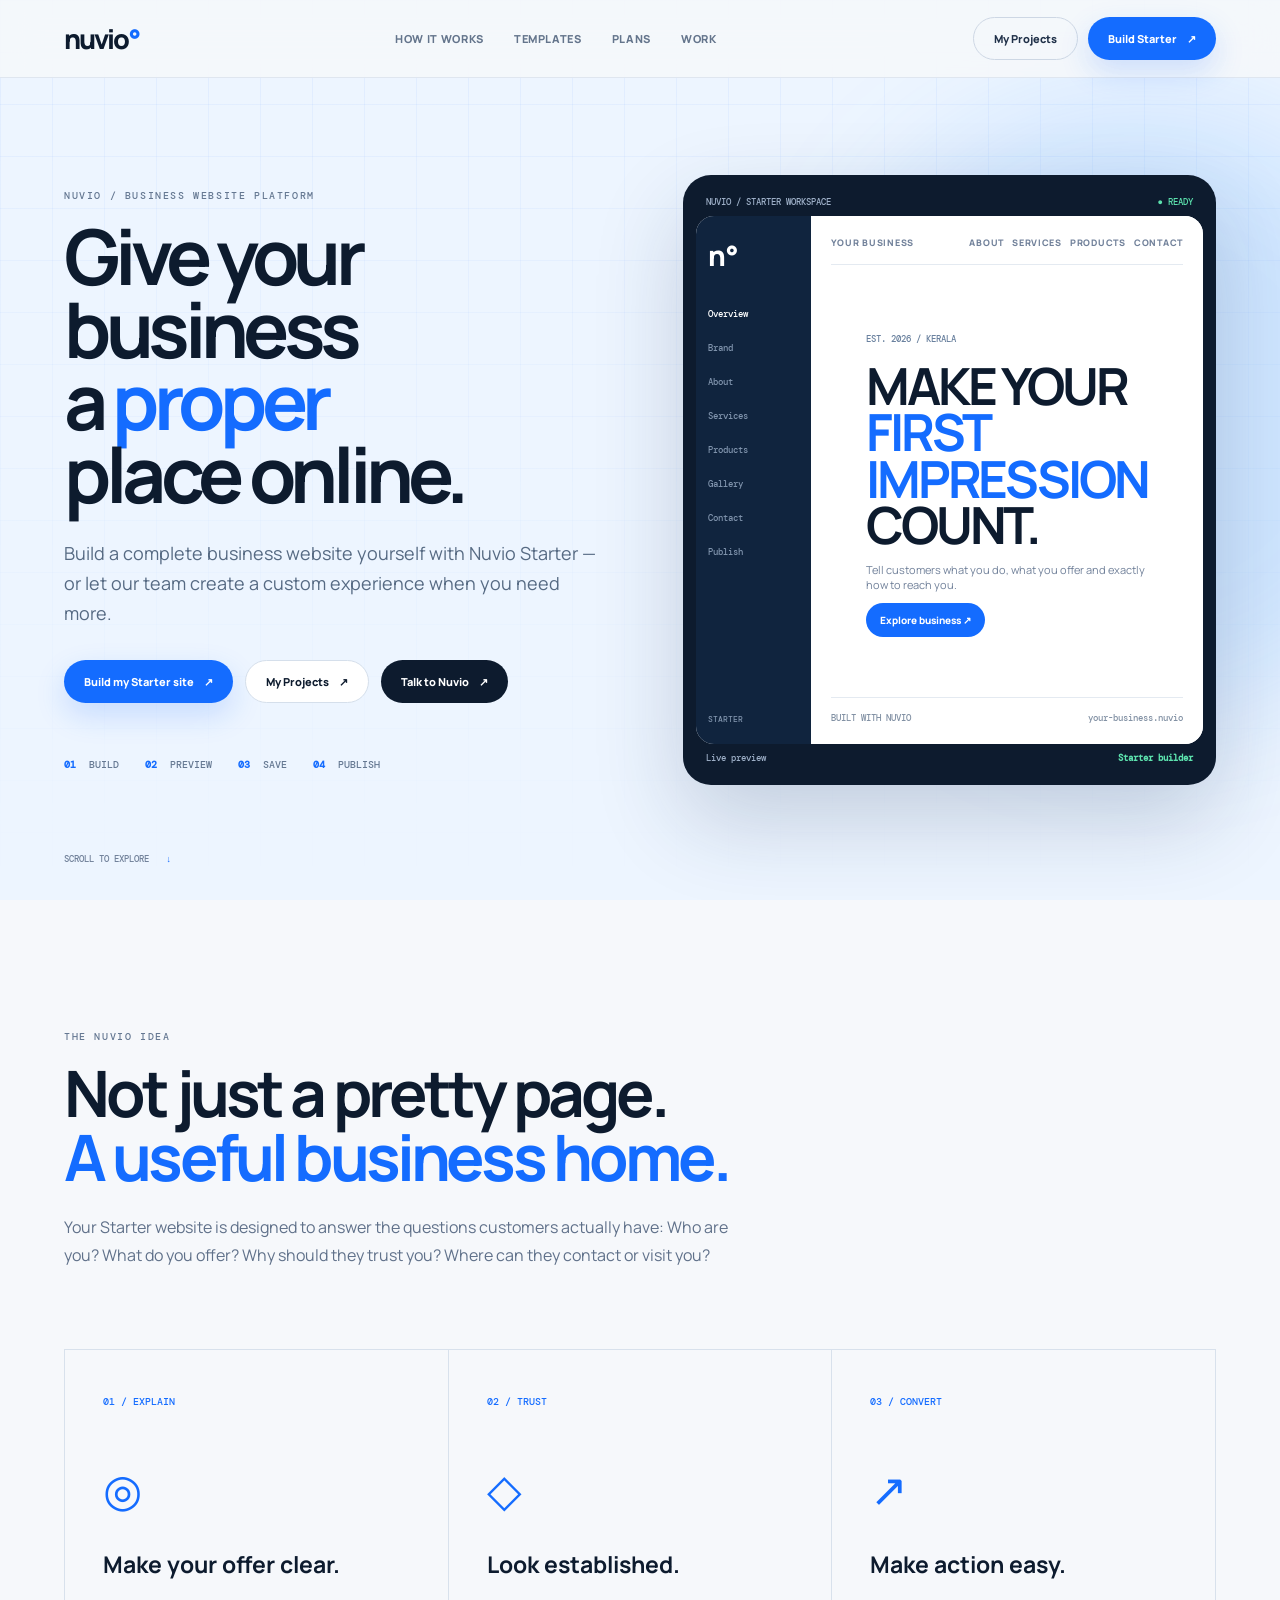
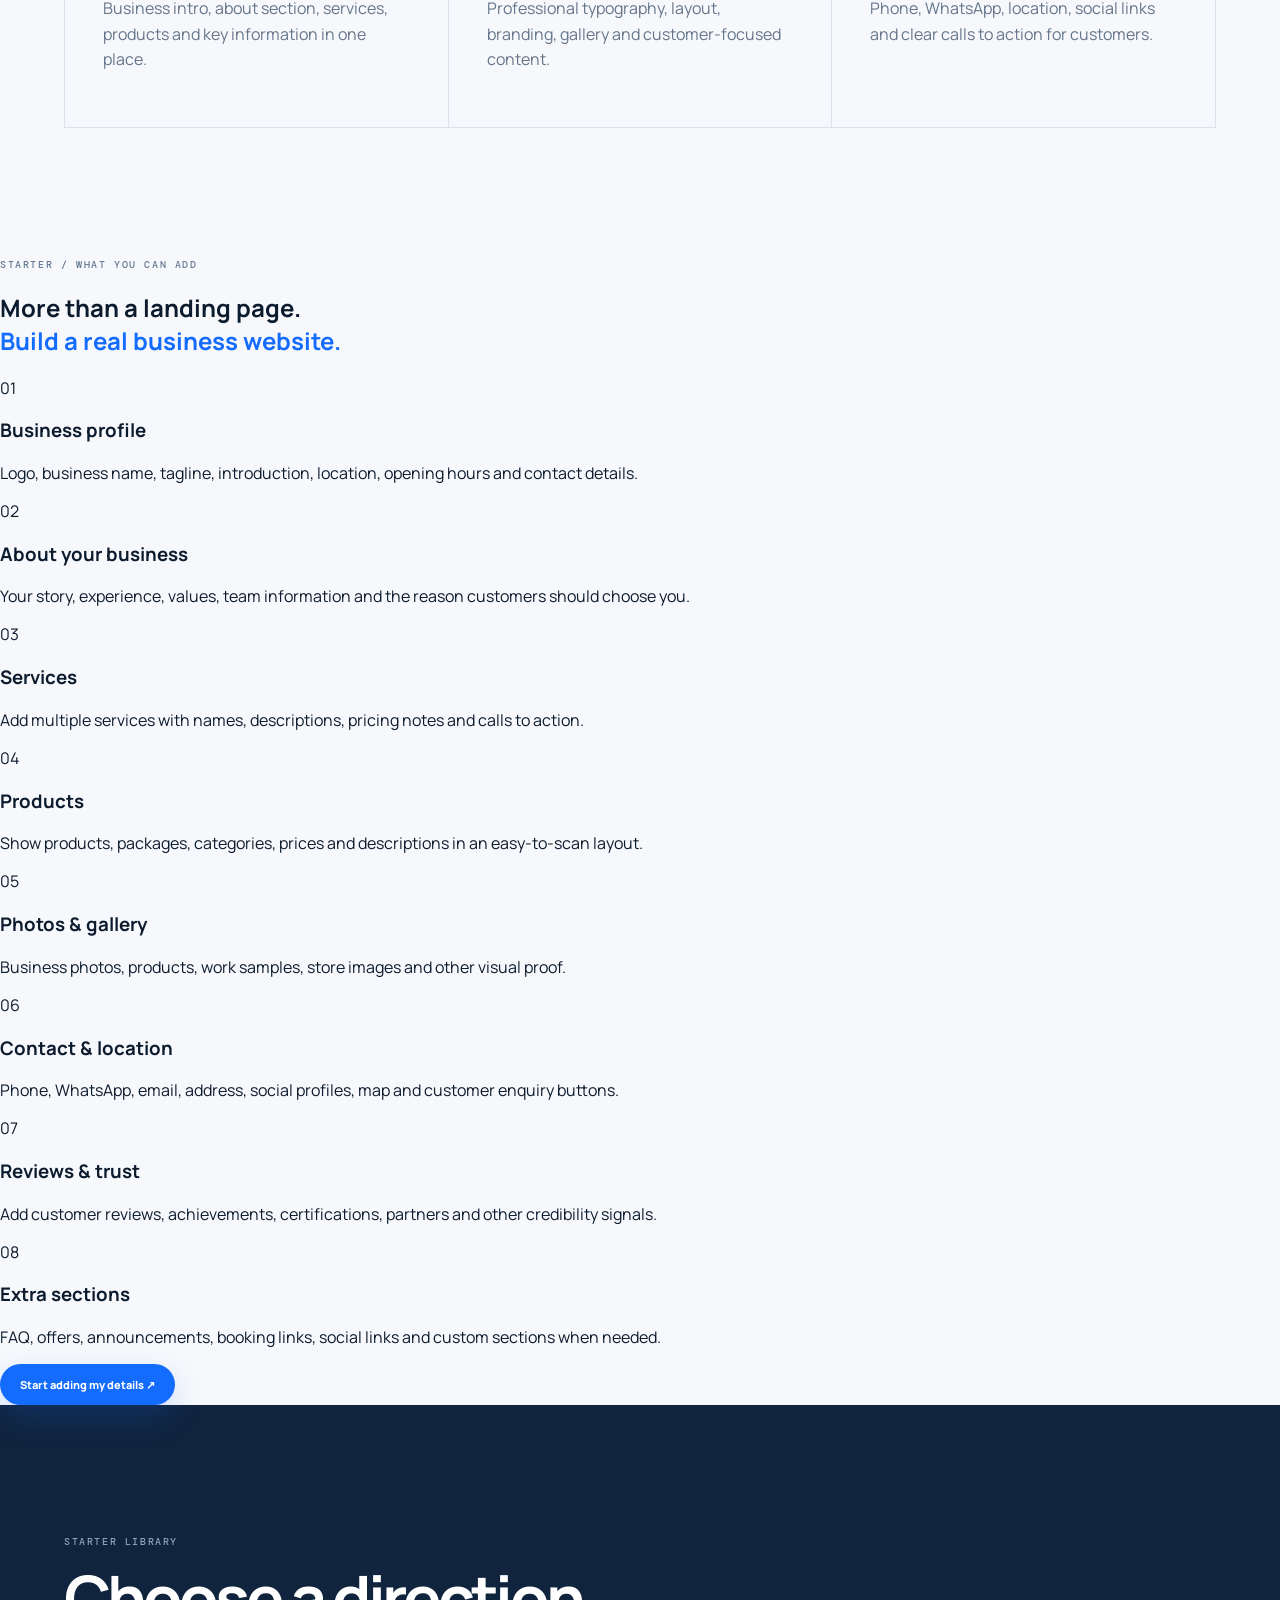
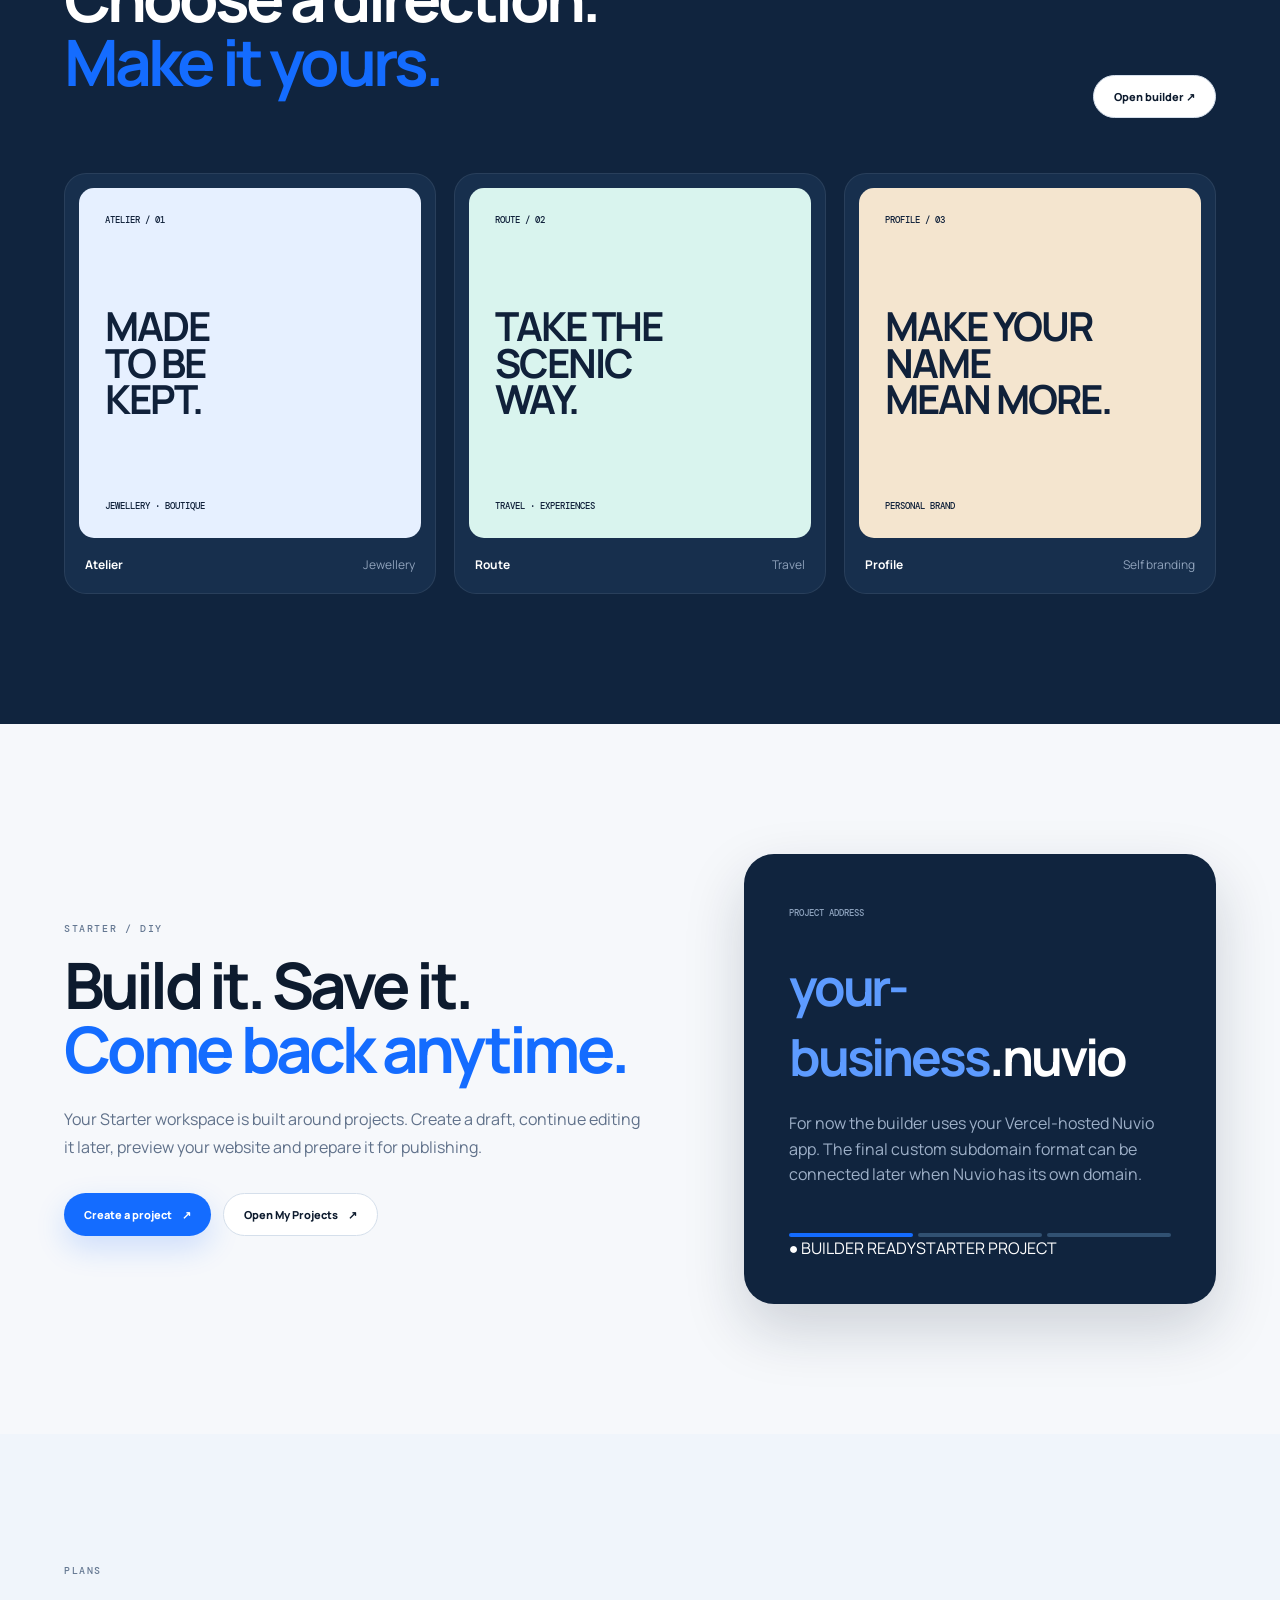
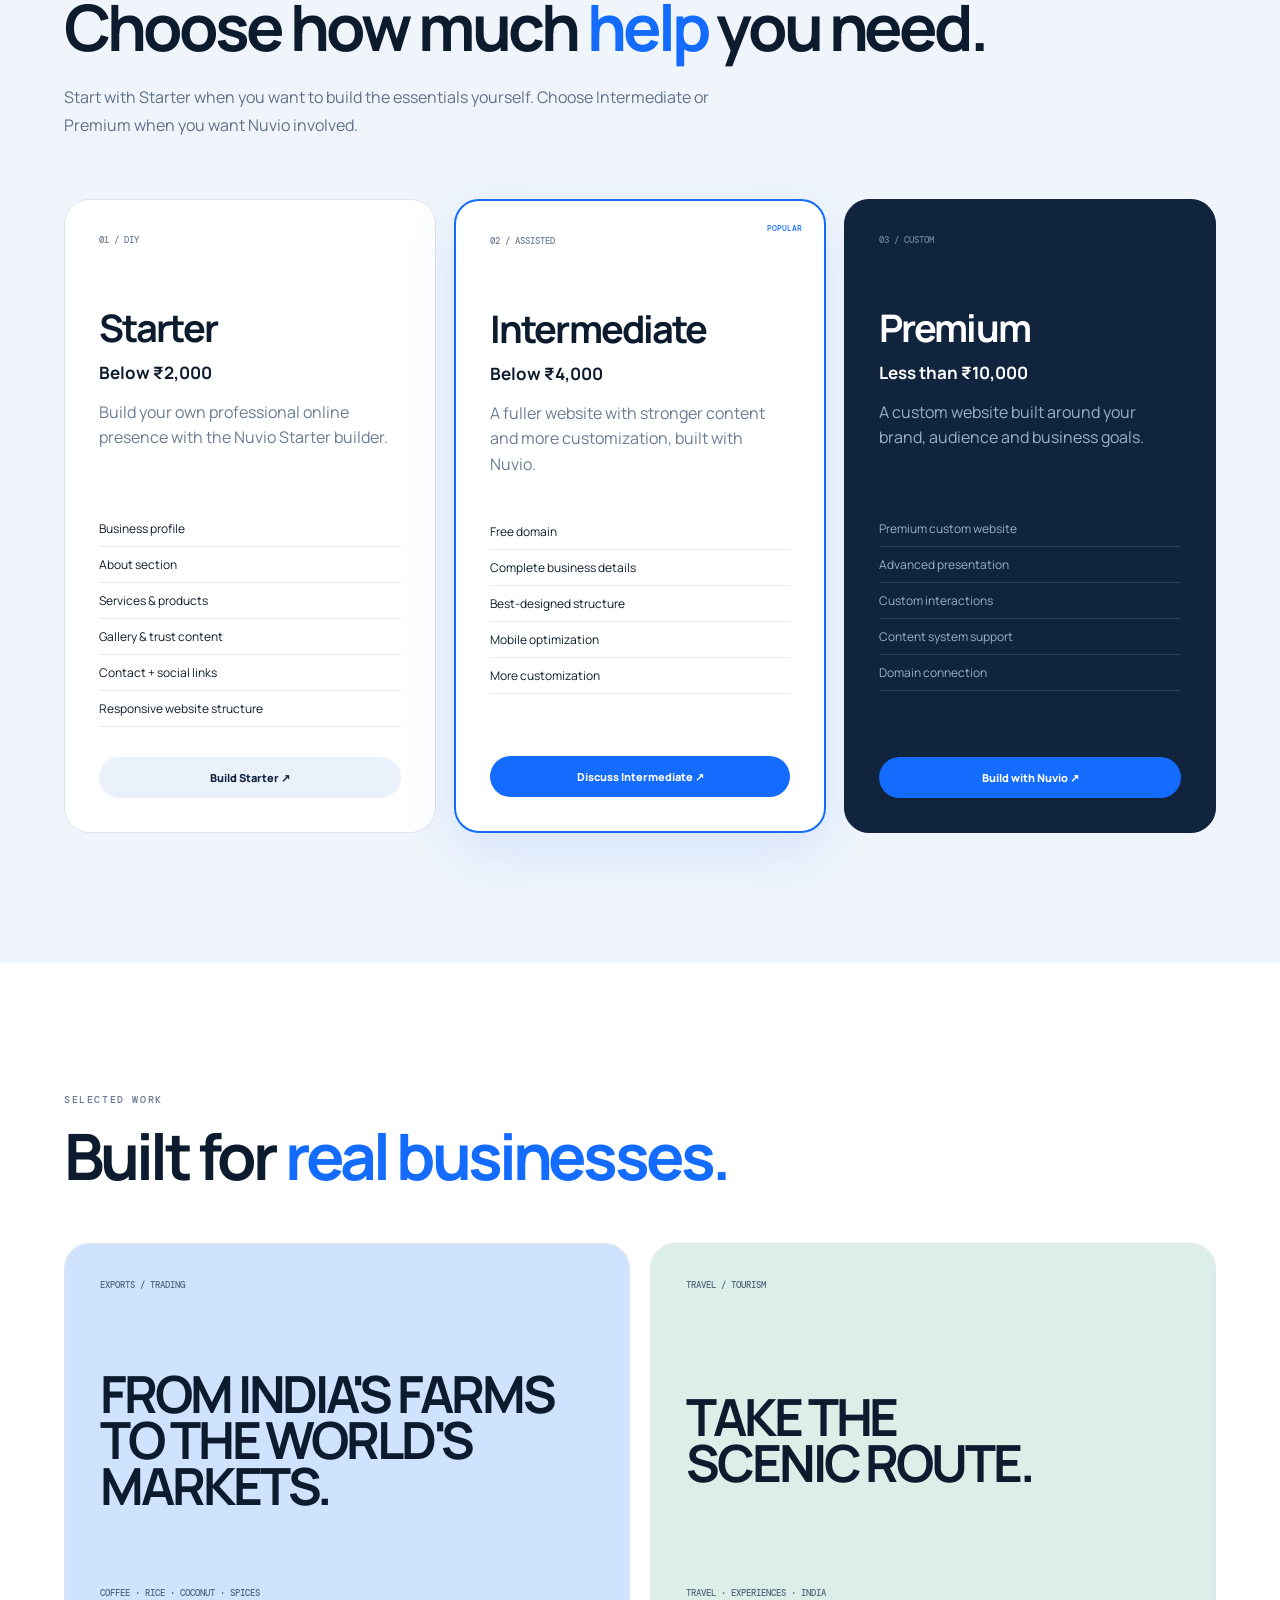
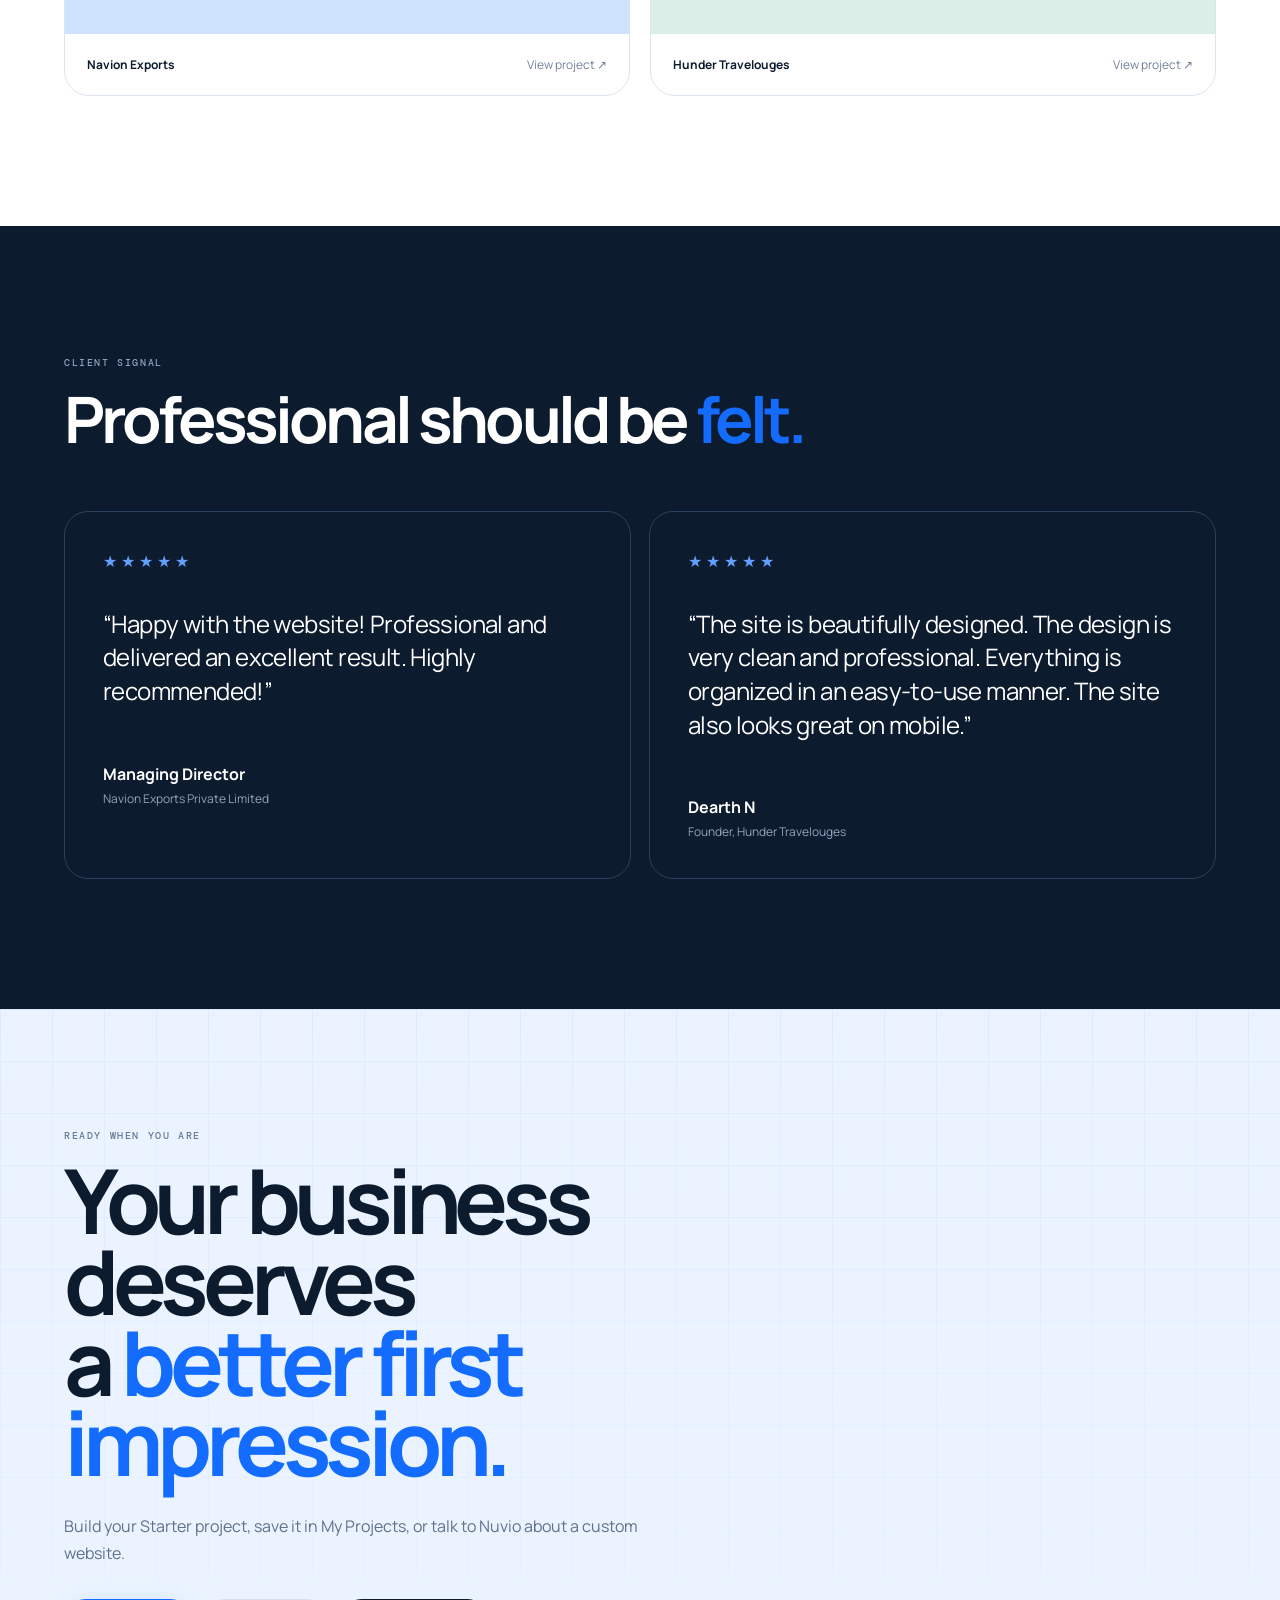
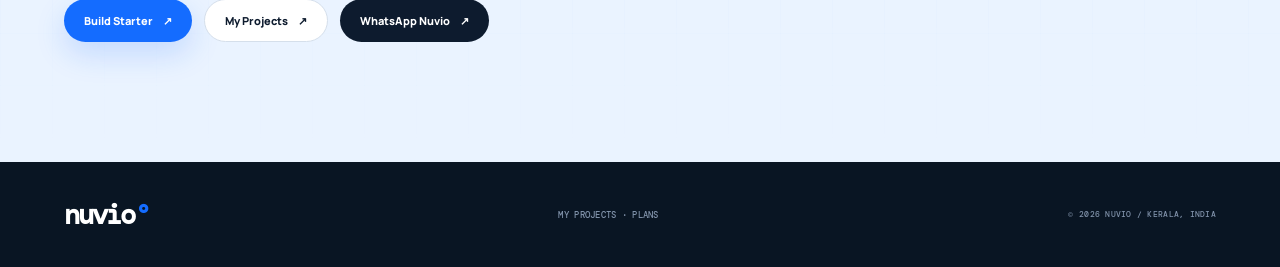
<file: index.html>
<!doctype html>
<html lang="en">
<head>
<meta charset="utf-8"><meta name="viewport" content="width=device-width,initial-scale=1">
<title>Nuvio — Build your business online</title>
<meta name="description" content="Build a professional business website with Nuvio Starter, or let Nuvio build a custom website for you.">
<link rel="preconnect" href="https://fonts.googleapis.com"><link rel="preconnect" href="https://fonts.gstatic.com" crossorigin>
<link href="https://fonts.googleapis.com/css2?family=DM+Mono:wght@400;500&family=Manrope:wght@500;600;700;800&display=swap" rel="stylesheet"><link rel="stylesheet" href="styles.css"><style>.reveal{opacity:1!important;transform:none!important}</style>
</head>
<body>
<div class="progress"><i></i></div>
<header class="nav"><a class="brand" href="#top">nuvio<span>°</span></a><nav><a href="#how">How it works</a><a href="#templates">Templates</a><a href="#plans">Plans</a><a href="#work">Work</a></nav><div class="nav-actions"><a class="ghost" href="projects.html">My Projects</a><button class="nav-start" data-open-builder>Build Starter <b>↗</b></button></div></header>
<main id="top">
<section class="hero"><div class="hero-grid"></div><div class="hero-glow"></div><div class="hero-copy reveal"><p class="eyebrow">NUVIO / BUSINESS WEBSITE PLATFORM</p><h1>Give your business<br>a <em>proper</em><br>place online.</h1><p class="hero-text">Build a complete business website yourself with Nuvio Starter — or let our team create a custom experience when you need more.</p><div class="hero-actions"><button class="btn blue" data-open-builder>Build my Starter site <span>↗</span></button><a class="btn light" href="projects.html">My Projects <span>↗</span></a><button class="btn dark" data-open-contact>Talk to Nuvio <span>↗</span></button></div><div class="hero-proof"><span><b>01</b> BUILD</span><span><b>02</b> PREVIEW</span><span><b>03</b> SAVE</span><span><b>04</b> PUBLISH</span></div></div><div class="hero-product reveal"><div class="product-top"><span>NUVIO / STARTER WORKSPACE</span><i>● READY</i></div><div class="product-body"><aside><strong>n°</strong><span class="sel">Overview</span><span>Brand</span><span>About</span><span>Services</span><span>Products</span><span>Gallery</span><span>Contact</span><span>Publish</span><small>STARTER</small></aside><div class="preview"><div class="preview-nav"><span>YOUR BUSINESS</span><span>ABOUT&nbsp;&nbsp; SERVICES&nbsp;&nbsp; PRODUCTS&nbsp;&nbsp; CONTACT</span></div><div class="preview-main"><small>EST. 2026 / KERALA</small><h2>MAKE YOUR<br><em>FIRST IMPRESSION</em><br>COUNT.</h2><p>Tell customers what you do, what you offer and exactly how to reach you.</p><button>Explore business ↗</button></div><div class="preview-foot"><span>BUILT WITH NUVIO</span><span>your-business.nuvio</span></div></div></div><div class="product-bottom"><span>Live preview</span><b>Starter builder</b></div></div><div class="scroll-note">SCROLL TO EXPLORE <span>↓</span></div></section>
<section class="promise" id="how"><div class="section-intro reveal"><p class="eyebrow">THE NUVIO IDEA</p><h2>Not just a pretty page.<br><em>A useful business home.</em></h2><p>Your Starter website is designed to answer the questions customers actually have: Who are you? What do you offer? Why should they trust you? Where can they contact or visit you?</p></div><div class="steps"><article class="step reveal"><span>01 / EXPLAIN</span><div class="step-icon">◎</div><h3>Make your offer clear.</h3><p>Business intro, about section, services, products and key information in one place.</p></article><article class="step reveal"><span>02 / TRUST</span><div class="step-icon">◇</div><h3>Look established.</h3><p>Professional typography, layout, branding, gallery and customer-focused content.</p></article><article class="step reveal"><span>03 / CONVERT</span><div class="step-icon">↗</div><h3>Make action easy.</h3><p>Phone, WhatsApp, location, social links and clear calls to action for customers.</p></article></div></section>
<section class="starter-detail"><div class="detail-heading reveal"><p class="eyebrow">STARTER / WHAT YOU CAN ADD</p><h2>More than a landing page.<br><em>Build a real business website.</em></h2></div><div class="detail-grid"><article class="detail-card reveal"><span>01</span><h3>Business profile</h3><p>Logo, business name, tagline, introduction, location, opening hours and contact details.</p></article><article class="detail-card reveal"><span>02</span><h3>About your business</h3><p>Your story, experience, values, team information and the reason customers should choose you.</p></article><article class="detail-card reveal"><span>03</span><h3>Services</h3><p>Add multiple services with names, descriptions, pricing notes and calls to action.</p></article><article class="detail-card reveal"><span>04</span><h3>Products</h3><p>Show products, packages, categories, prices and descriptions in an easy-to-scan layout.</p></article><article class="detail-card reveal"><span>05</span><h3>Photos & gallery</h3><p>Business photos, products, work samples, store images and other visual proof.</p></article><article class="detail-card reveal"><span>06</span><h3>Contact & location</h3><p>Phone, WhatsApp, email, address, social profiles, map and customer enquiry buttons.</p></article><article class="detail-card reveal"><span>07</span><h3>Reviews & trust</h3><p>Add customer reviews, achievements, certifications, partners and other credibility signals.</p></article><article class="detail-card reveal"><span>08</span><h3>Extra sections</h3><p>FAQ, offers, announcements, booking links, social links and custom sections when needed.</p></article></div><button class="btn blue detail-cta" data-open-builder>Start adding my details ↗</button></section>
<section class="templates" id="templates"><div class="templates-head reveal"><div><p class="eyebrow">STARTER LIBRARY</p><h2>Choose a direction.<br><em>Make it yours.</em></h2></div><button class="btn light" data-open-builder>Open builder ↗</button></div><div class="template-rail"><article class="template reveal"><div class="template-screen jewellery"><small>ATELIER / 01</small><strong>MADE<br>TO BE<br>KEPT.</strong><span>JEWELLERY · BOUTIQUE</span></div><div><b>Atelier</b><span>Jewellery</span></div></article><article class="template reveal"><div class="template-screen travel"><small>ROUTE / 02</small><strong>TAKE THE<br>SCENIC<br>WAY.</strong><span>TRAVEL · EXPERIENCES</span></div><div><b>Route</b><span>Travel</span></div></article><article class="template reveal"><div class="template-screen personal"><small>PROFILE / 03</small><strong>MAKE YOUR<br>NAME<br>MEAN MORE.</strong><span>PERSONAL BRAND</span></div><div><b>Profile</b><span>Self branding</span></div></article></div></section>
<section class="builder-callout"><div class="callout-copy reveal"><p class="eyebrow">STARTER / DIY</p><h2>Build it. Save it.<br><em>Come back anytime.</em></h2><p>Your Starter workspace is built around projects. Create a draft, continue editing it later, preview your website and prepare it for publishing.</p><div class="hero-actions"><button class="btn blue" data-open-builder>Create a project <span>↗</span></button><a class="btn light" href="projects.html">Open My Projects <span>↗</span></a></div></div><div class="url-card reveal"><small>PROJECT ADDRESS</small><strong><span id="urlPreview">your-business</span>.nuvio</strong><p>For now the builder uses your Vercel-hosted Nuvio app. The final custom subdomain format can be connected later when Nuvio has its own domain.</p><div class="url-line"><i></i><i></i><i></i></div><div class="address-meta"><span>● BUILDER READY</span><span>STARTER PROJECT</span></div></div></section>
<section class="plans" id="plans"><div class="plans-head reveal"><p class="eyebrow">PLANS</p><h2>Choose how much <em>help</em> you need.</h2><p>Start with Starter when you want to build the essentials yourself. Choose Intermediate or Premium when you want Nuvio involved.</p></div><div class="plan-grid"><article class="plan reveal"><small>01 / DIY</small><h3>Starter</h3><b>Below ₹2,000</b><p>Build your own professional online presence with the Nuvio Starter builder.</p><ul><li>Business profile</li><li>About section</li><li>Services & products</li><li>Gallery & trust content</li><li>Contact + social links</li><li>Responsive website structure</li></ul><button class="plan-btn" data-open-builder>Build Starter ↗</button></article><article class="plan featured reveal"><label>POPULAR</label><small>02 / ASSISTED</small><h3>Intermediate</h3><b>Below ₹4,000</b><p>A fuller website with stronger content and more customization, built with Nuvio.</p><ul><li>Free domain</li><li>Complete business details</li><li>Best-designed structure</li><li>Mobile optimization</li><li>More customization</li></ul><button class="plan-btn" data-plan="Intermediate" data-open-contact>Discuss Intermediate ↗</button></article><article class="plan premium reveal"><small>03 / CUSTOM</small><h3>Premium</h3><b>Less than ₹10,000</b><p>A custom website built around your brand, audience and business goals.</p><ul><li>Premium custom website</li><li>Advanced presentation</li><li>Custom interactions</li><li>Content system support</li><li>Domain connection</li></ul><button class="plan-btn" data-plan="Premium" data-open-contact>Build with Nuvio ↗</button></article></div></section>
<section class="work" id="work"><div class="work-head reveal"><p class="eyebrow">SELECTED WORK</p><h2>Built for <em>real businesses.</em></h2></div><div class="work-grid"><a class="work-card reveal" href="https://navionexports.com" target="_blank" rel="noreferrer"><div class="work-window navion"><span>EXPORTS / TRADING</span><strong>FROM INDIA'S FARMS<br>TO THE WORLD'S MARKETS.</strong><small>COFFEE · RICE · COCONUT · SPICES</small></div><footer><b>Navion Exports</b><span>View project ↗</span></footer></a><a class="work-card reveal" href="https://hunder-travalouges-bxcl.vercel.app" target="_blank" rel="noreferrer"><div class="work-window hunder"><span>TRAVEL / TOURISM</span><strong>TAKE THE<br>SCENIC ROUTE.</strong><small>TRAVEL · EXPERIENCES · INDIA</small></div><footer><b>Hunder Travelouges</b><span>View project ↗</span></footer></a></div></section>
<section class="reviews"><div class="review-title reveal"><p class="eyebrow">CLIENT SIGNAL</p><h2>Professional should be <em>felt.</em></h2></div><div class="review-grid"><article class="review reveal"><div>★★★★★</div><blockquote>“Happy with the website! Professional and delivered an excellent result. Highly recommended!”</blockquote><footer><b>Managing Director</b><span>Navion Exports Private Limited</span></footer></article><article class="review reveal"><div>★★★★★</div><blockquote>“The site is beautifully designed. The design is very clean and professional. Everything is organized in an easy-to-use manner. The site also looks great on mobile.”</blockquote><footer><b>Dearth N</b><span>Founder, Hunder Travelouges</span></footer></article></div></section>
<section class="final"><div class="final-grid"></div><div class="final-copy reveal"><p class="eyebrow">READY WHEN YOU ARE</p><h2>Your business deserves<br>a <em>better first impression.</em></h2><p>Build your Starter project, save it in My Projects, or talk to Nuvio about a custom website.</p><div class="final-actions"><button class="btn blue" data-open-builder>Build Starter <span>↗</span></button><a class="btn light" href="projects.html">My Projects <span>↗</span></a><button class="btn dark" data-open-contact>WhatsApp Nuvio <span>↗</span></button></div></div></section>
</main><footer class="footer"><a href="#top">nuvio<span>°</span></a><div><a href="projects.html">MY PROJECTS</a><span> · </span><a href="#plans">PLANS</a></div><small>© 2026 NUVIO / KERALA, INDIA</small></footer>
<div class="modal" id="contactModal" aria-hidden="true"><div class="modal-bg" data-close-contact></div><div class="modal-panel"><button class="close" data-close-contact>×</button><p class="eyebrow">START A CONVERSATION</p><h2>Let's build<br><em>something proper.</em></h2><form id="projectForm"><label>COMPANY NAME<input name="company" required placeholder="Your business name"></label><label>YOUR NAME<input name="name" required placeholder="Your name"></label><label>PHONE NUMBER<input name="phone" type="tel" required placeholder="Your number"></label><label>PLAN<select name="plan" id="plan"><option>Intermediate</option><option>Premium</option><option>Not sure yet</option></select></label><label>BUSINESS TYPE<select name="business"><option>Jewellery</option><option>Clothing</option><option>Travel</option><option>Self Branding</option><option>Other</option></select></label><button class="submit" type="submit">CONTINUE ON WHATSAPP ↗</button><small>Your details will be placed into a WhatsApp message to Nuvio.</small></form></div></div>
<div class="modal" id="builderModal" aria-hidden="true"><div class="modal-bg" data-close-builder></div><div class="builder-panel"><div class="builder-top"><div><p class="eyebrow">NUVIO STARTER / PROJECT BUILDER</p><h2>Build your website draft.</h2></div><button class="close" data-close-builder>×</button></div><div class="builder-layout"><form id="builderForm" class="builder-form"><div class="builder-progress"><i class="on"></i><i></i><i></i><i></i></div>
<section class="builder-step active" data-step="1"><span>01 / IDENTITY</span><h3>Tell customers who you are.</h3><label>Business name<input name="businessName" required placeholder="e.g. Apex Jewels"></label><label>Tagline<input name="tagline" placeholder="A short line about your business"></label><label>Business type<select name="businessType"><option>Jewellery</option><option>Clothing</option><option>Travel</option><option>Food / Restaurant</option><option>Services</option><option>Self Branding</option><option>Other</option></select></label><label>Logo URL (optional)<input name="logo" placeholder="Paste an image URL later if you have one"></label><label>Short introduction<textarea name="description" placeholder="What does your business do?"></textarea></label><button type="button" class="next">Continue ↗</button></section>
<section class="builder-step" data-step="2"><span>02 / CONTENT</span><h3>Build the useful parts.</h3><label>About your business<textarea name="about" placeholder="Your story, experience, values, team..."></textarea></label><label>Services<textarea name="services" placeholder="Example: Website Design — Professional websites for businesses..."></textarea></label><label>Products / packages<textarea name="products" placeholder="Example: Gold Ring — Starting from ₹..., Custom orders available..."></textarea></label><label>Gallery image URLs<textarea name="gallery" placeholder="Paste image URLs, one per line (optional)"></textarea></label><div class="row"><button type="button" class="back">Back</button><button type="button" class="next">Continue ↗</button></div></section>
<section class="builder-step" data-step="3"><span>03 / TRUST & CONTACT</span><h3>Give customers reasons and ways to act.</h3><label>Customer reviews<textarea name="reviews" placeholder="Add a review or testimonial..."></textarea></label><label>Phone<input name="phone" type="tel" placeholder="Your phone number"></label><label>WhatsApp<input name="whatsapp" type="tel" placeholder="WhatsApp number"></label><label>Email<input name="email" type="email" placeholder="Business email"></label><label>Address<input name="address" placeholder="Business address"></label><label>Opening hours<input name="hours" placeholder="Mon–Sat · 9:00 AM–7:00 PM"></label><div class="row"><button type="button" class="back">Back</button><button type="button" class="next">Continue ↗</button></div></section>
<section class="builder-step" data-step="4"><span>04 / STYLE & SAVE</span><h3>Choose the personality.</h3><div class="theme-picker"><label><input type="radio" name="theme" value="blue" checked><span class="swatch blue-swatch">CLEAR / BLUE — trustworthy & modern</span></label><label><input type="radio" name="theme" value="warm"><span class="swatch warm-swatch">WARM / CREAM — human & premium</span></label><label><input type="radio" name="theme" value="dark"><span class="swatch dark-swatch">DARK / NAVY — bold & confident</span></label></div><label>Instagram / Facebook / Website link<input name="social" placeholder="Optional social or external link"></label><label>Extra section or special request<textarea name="extra" placeholder="Offers, FAQ, booking, map, anything else..."></textarea></label><div class="row"><button type="button" class="back">Back</button><button class="publish" type="submit">Save Project ↗</button></div></section>
</form><div class="builder-preview"><div class="preview-browser"><div class="browser-bar"><i></i><i></i><i></i><span>your-business.nuvio</span></div><div class="site-preview blue-theme" id="sitePreview"><small>YOUR BUSINESS / NUVIO</small><div><h3>YOUR BUSINESS</h3><p>Professional, clear and ready for customers.</p><button>Contact business ↗</button></div><div class="preview-sections"><b>ABOUT</b><b>SERVICES</b><b>PRODUCTS</b><b>GALLERY</b><b>CONTACT</b></div><footer>STARTER PROJECT PREVIEW</footer></div></div><div class="preview-note"><b>LIVE PREVIEW</b><span>Your name, description, sections and visual direction update as you build.</span></div></div></div></div></div>
<script src="script.js"></script>
</body></html>
</file>
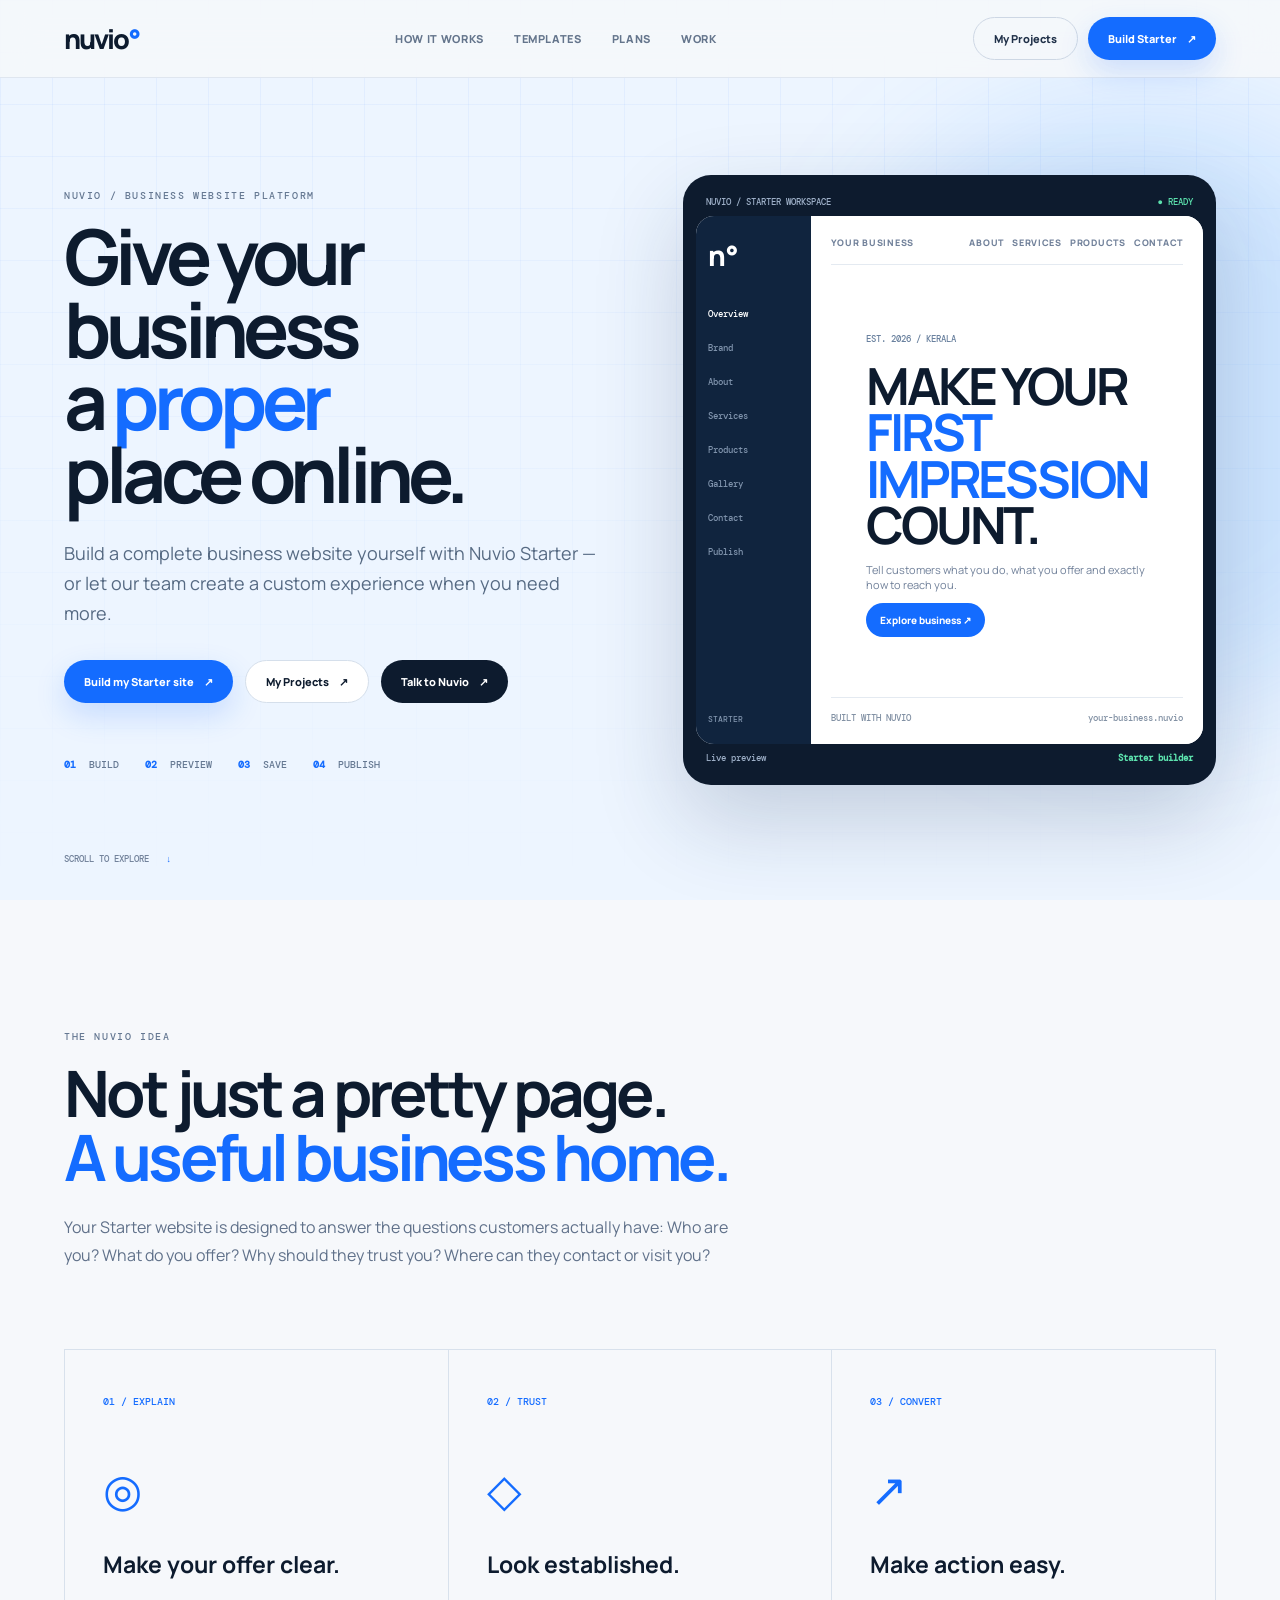
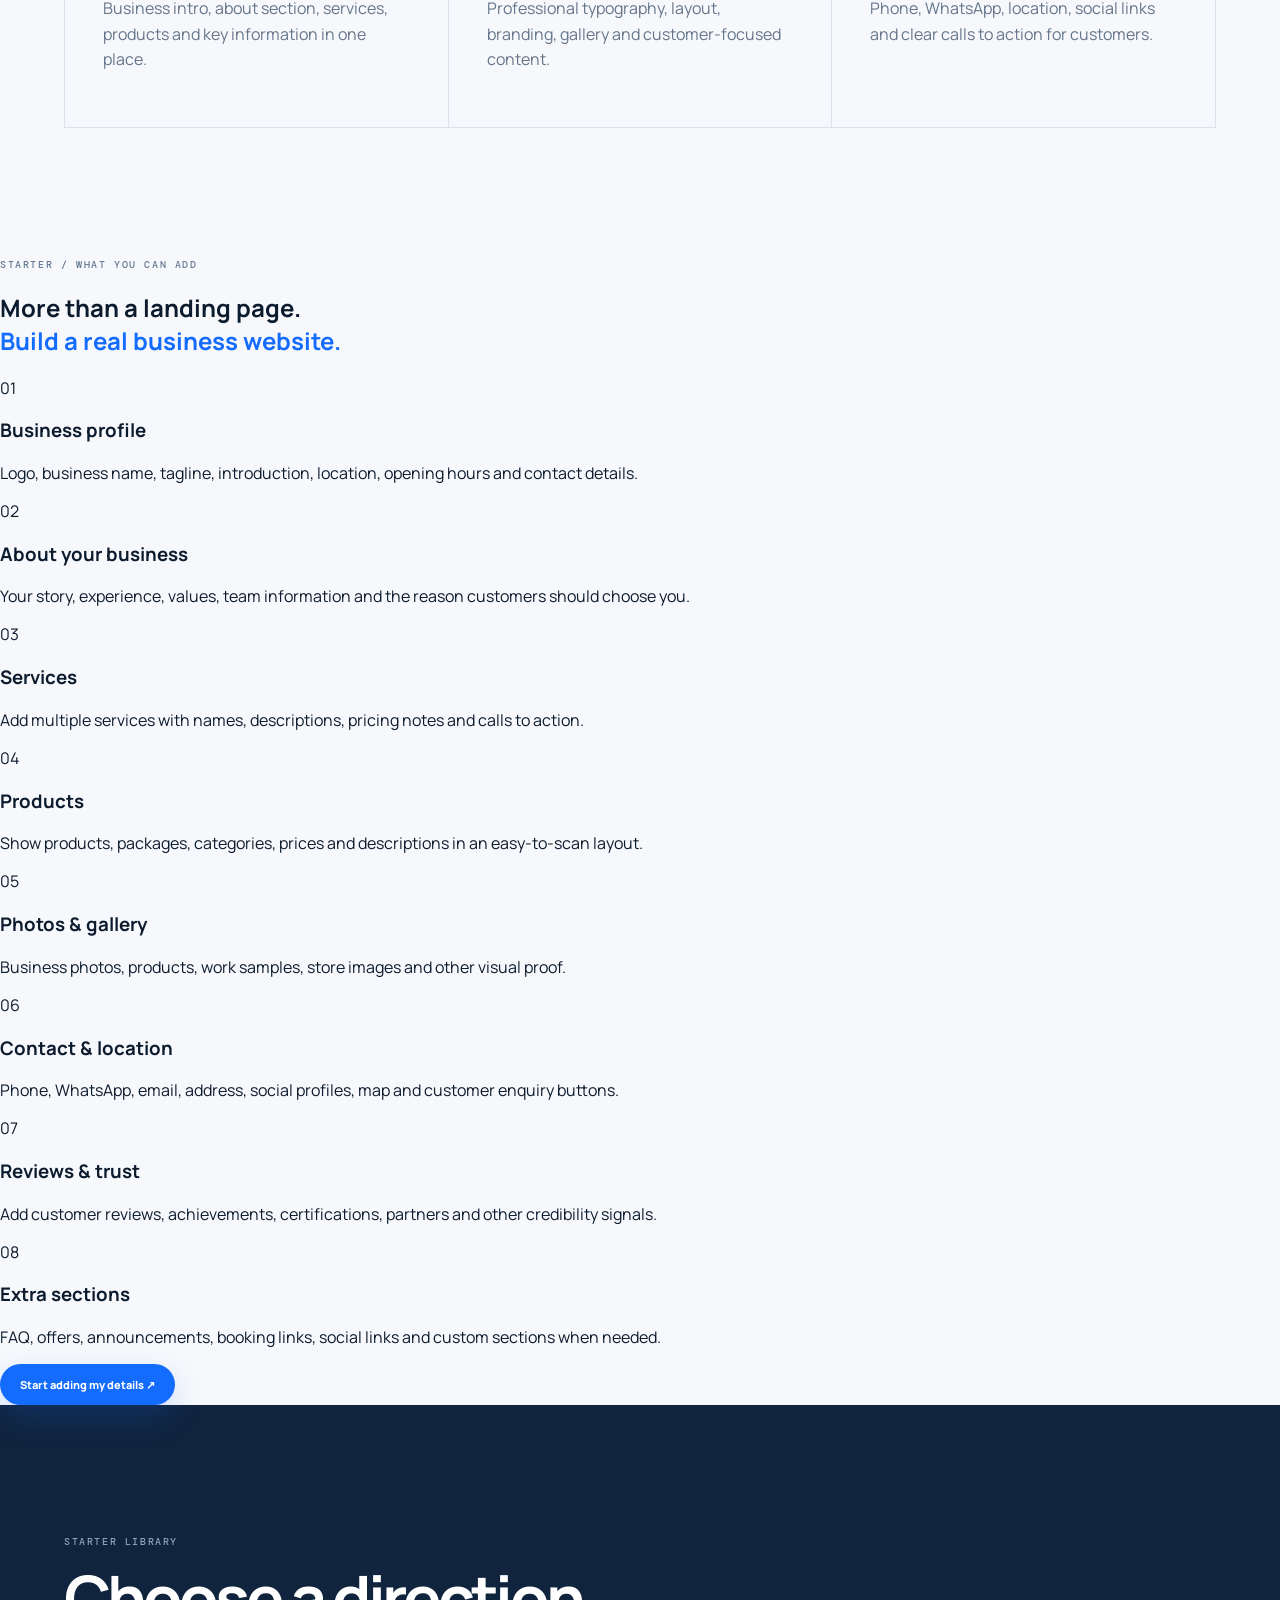
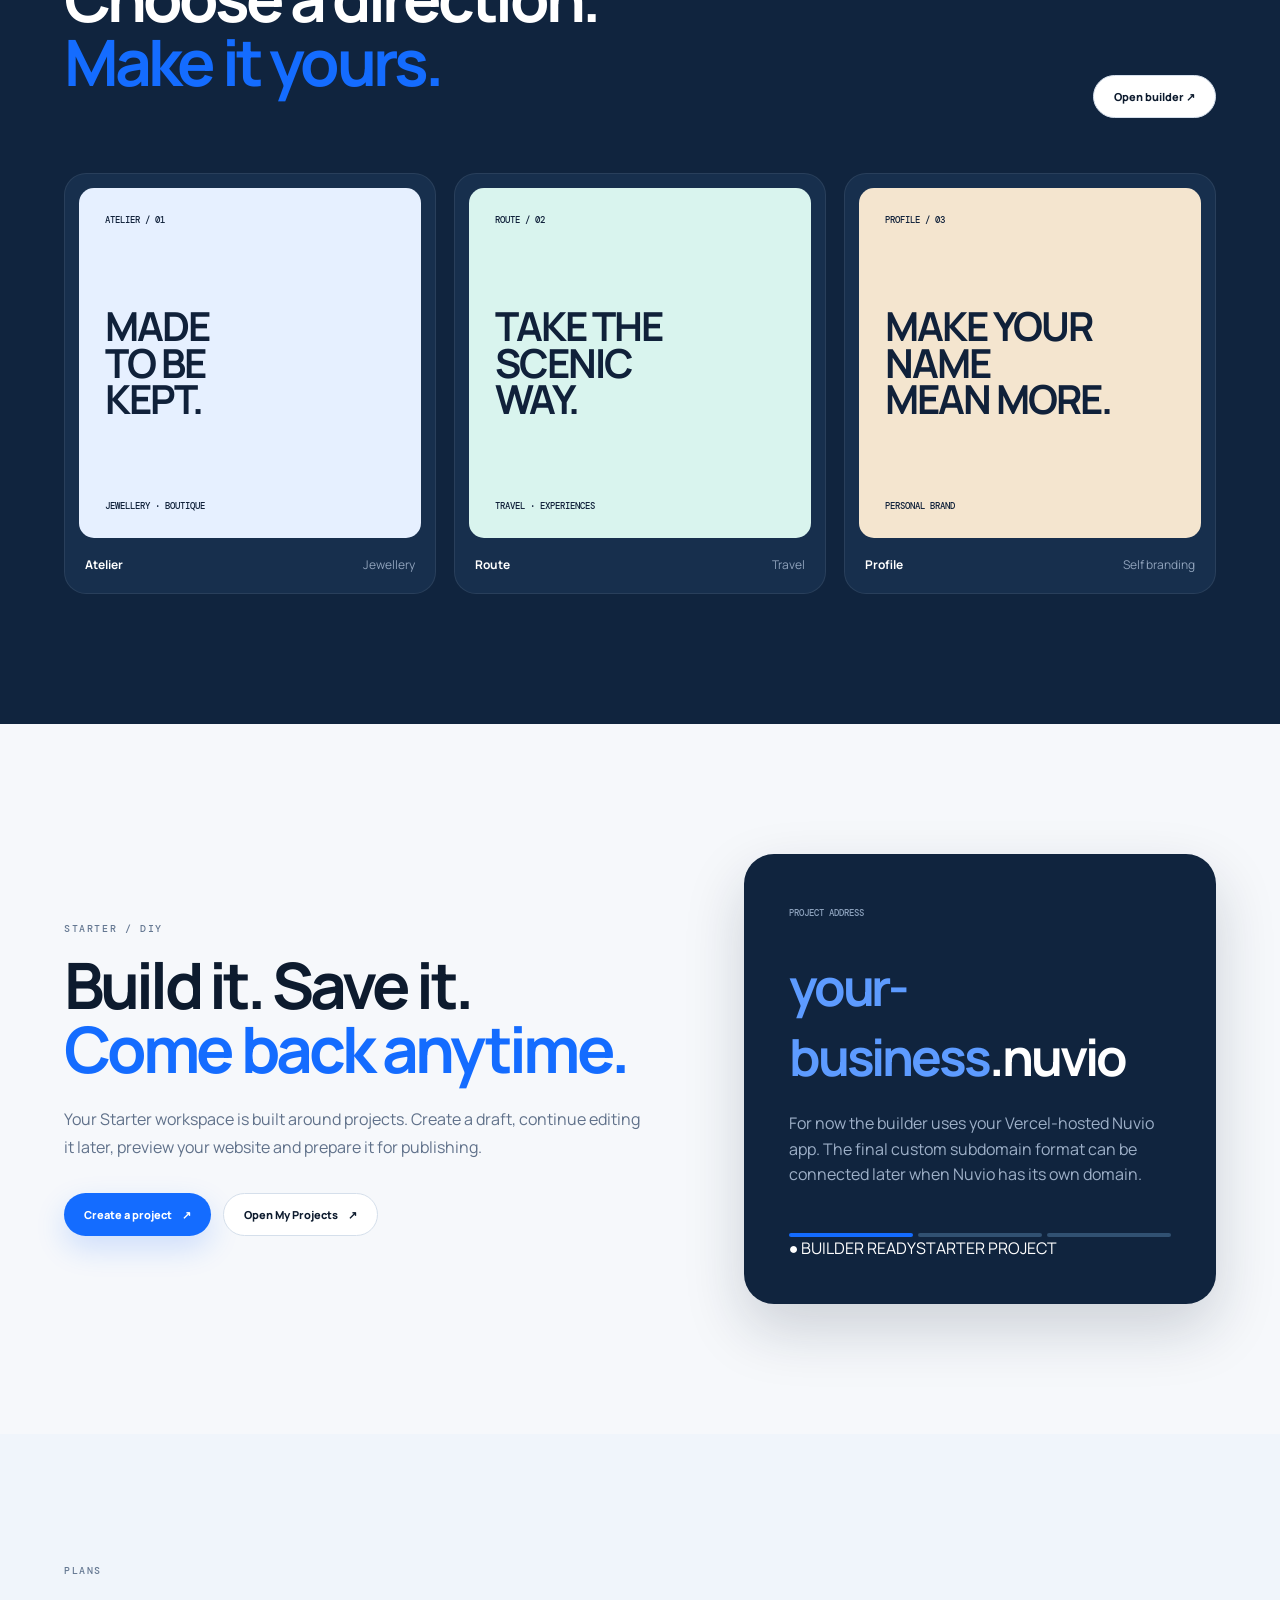
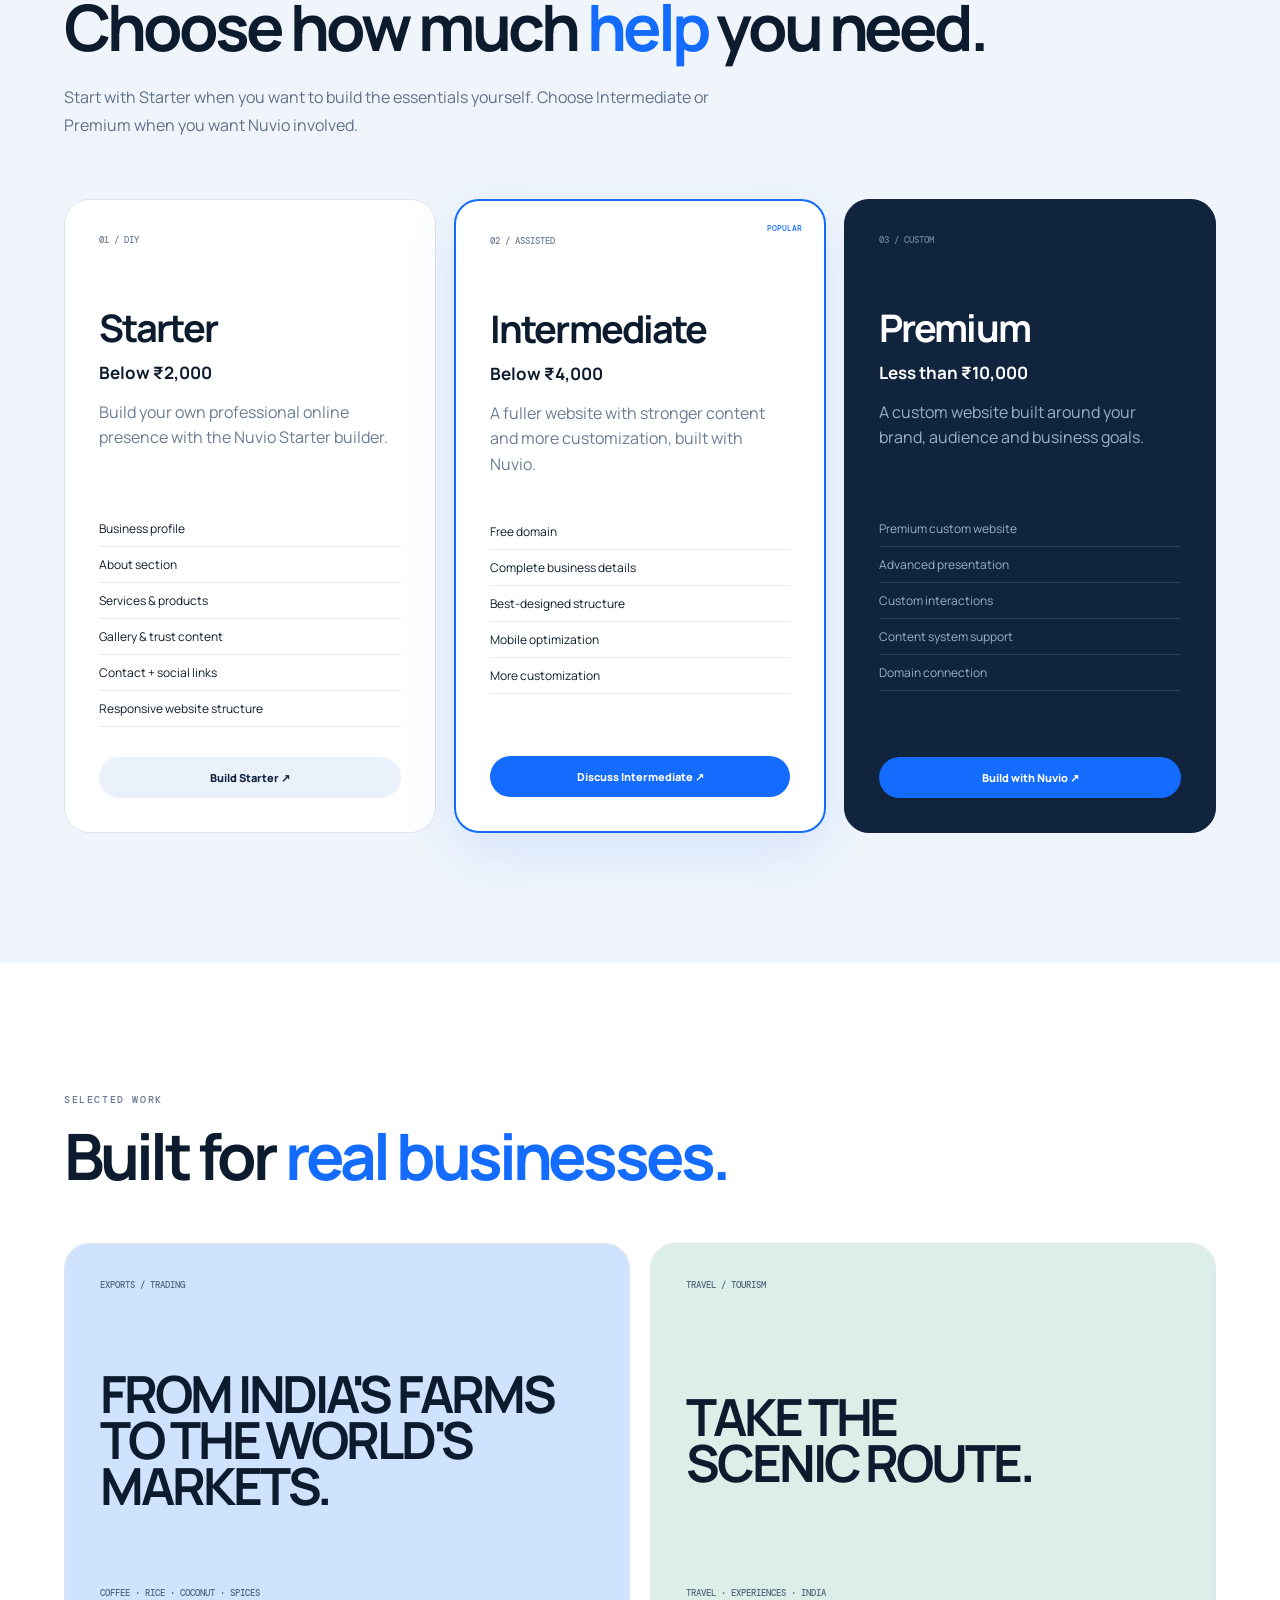
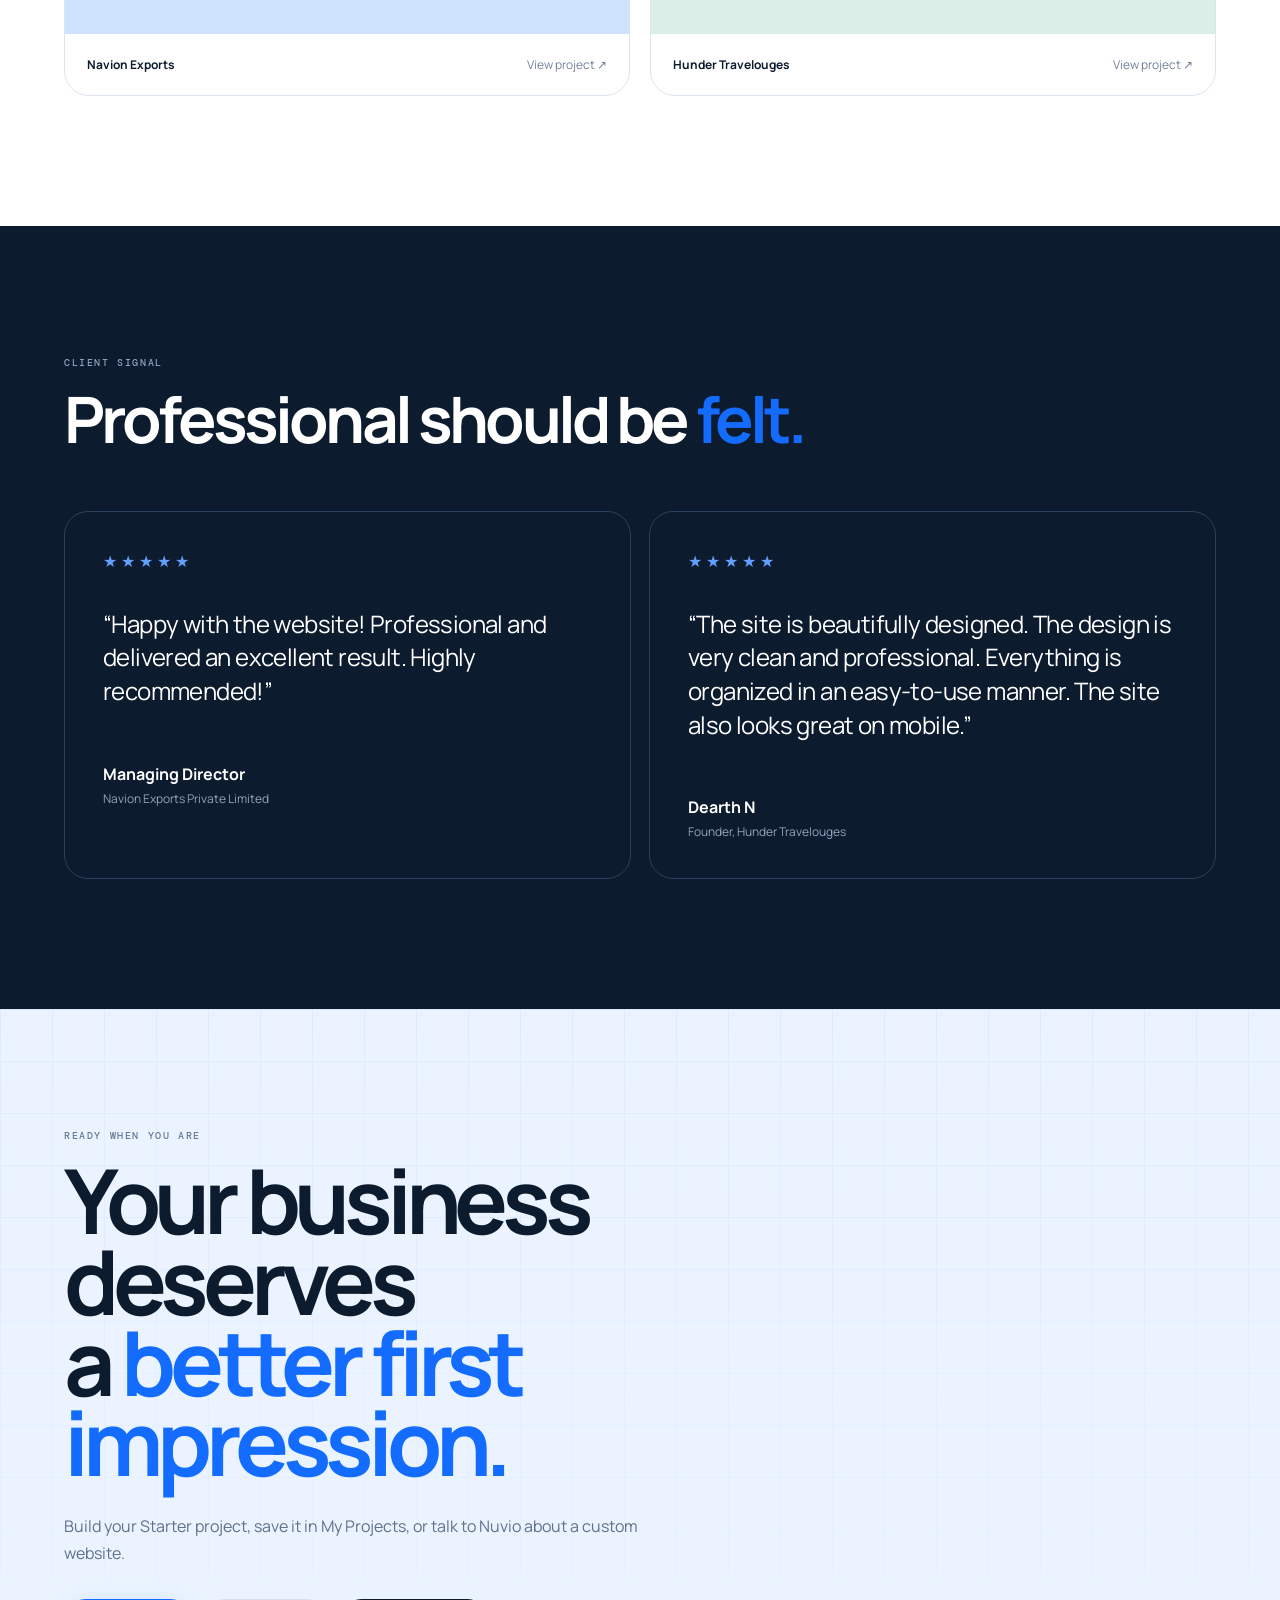
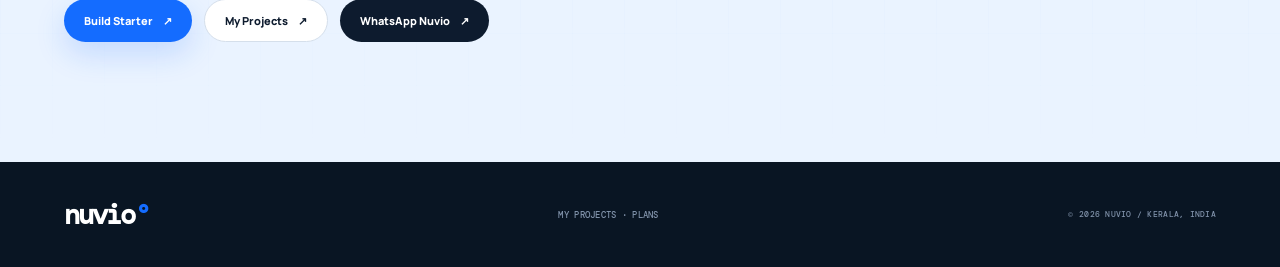
<file: p/index.html>
<!doctype html>
<html lang="en">
<head>
  <meta charset="utf-8">
  <meta name="viewport" content="width=device-width, initial-scale=1">
  <title>Nuvio — Website</title>
  <meta name="robots" content="noindex,nofollow">
</head>
<body>
  <script>
    // Short public project URL: /p/XXXXXX
    // Vercel serves this file for the /p/ path; the 6-character ID is resolved client-side.
    const parts = location.pathname.split('/').filter(Boolean);
    const id = (parts[1] || '').toUpperCase();
    if (!/^[A-Z0-9]{6}$/.test(id)) {
      location.replace('/');
    } else {
      location.replace('/preview.html?p=' + encodeURIComponent(id));
    }
  </script>
  <p>Opening website…</p>
</body>
</html>
</file>
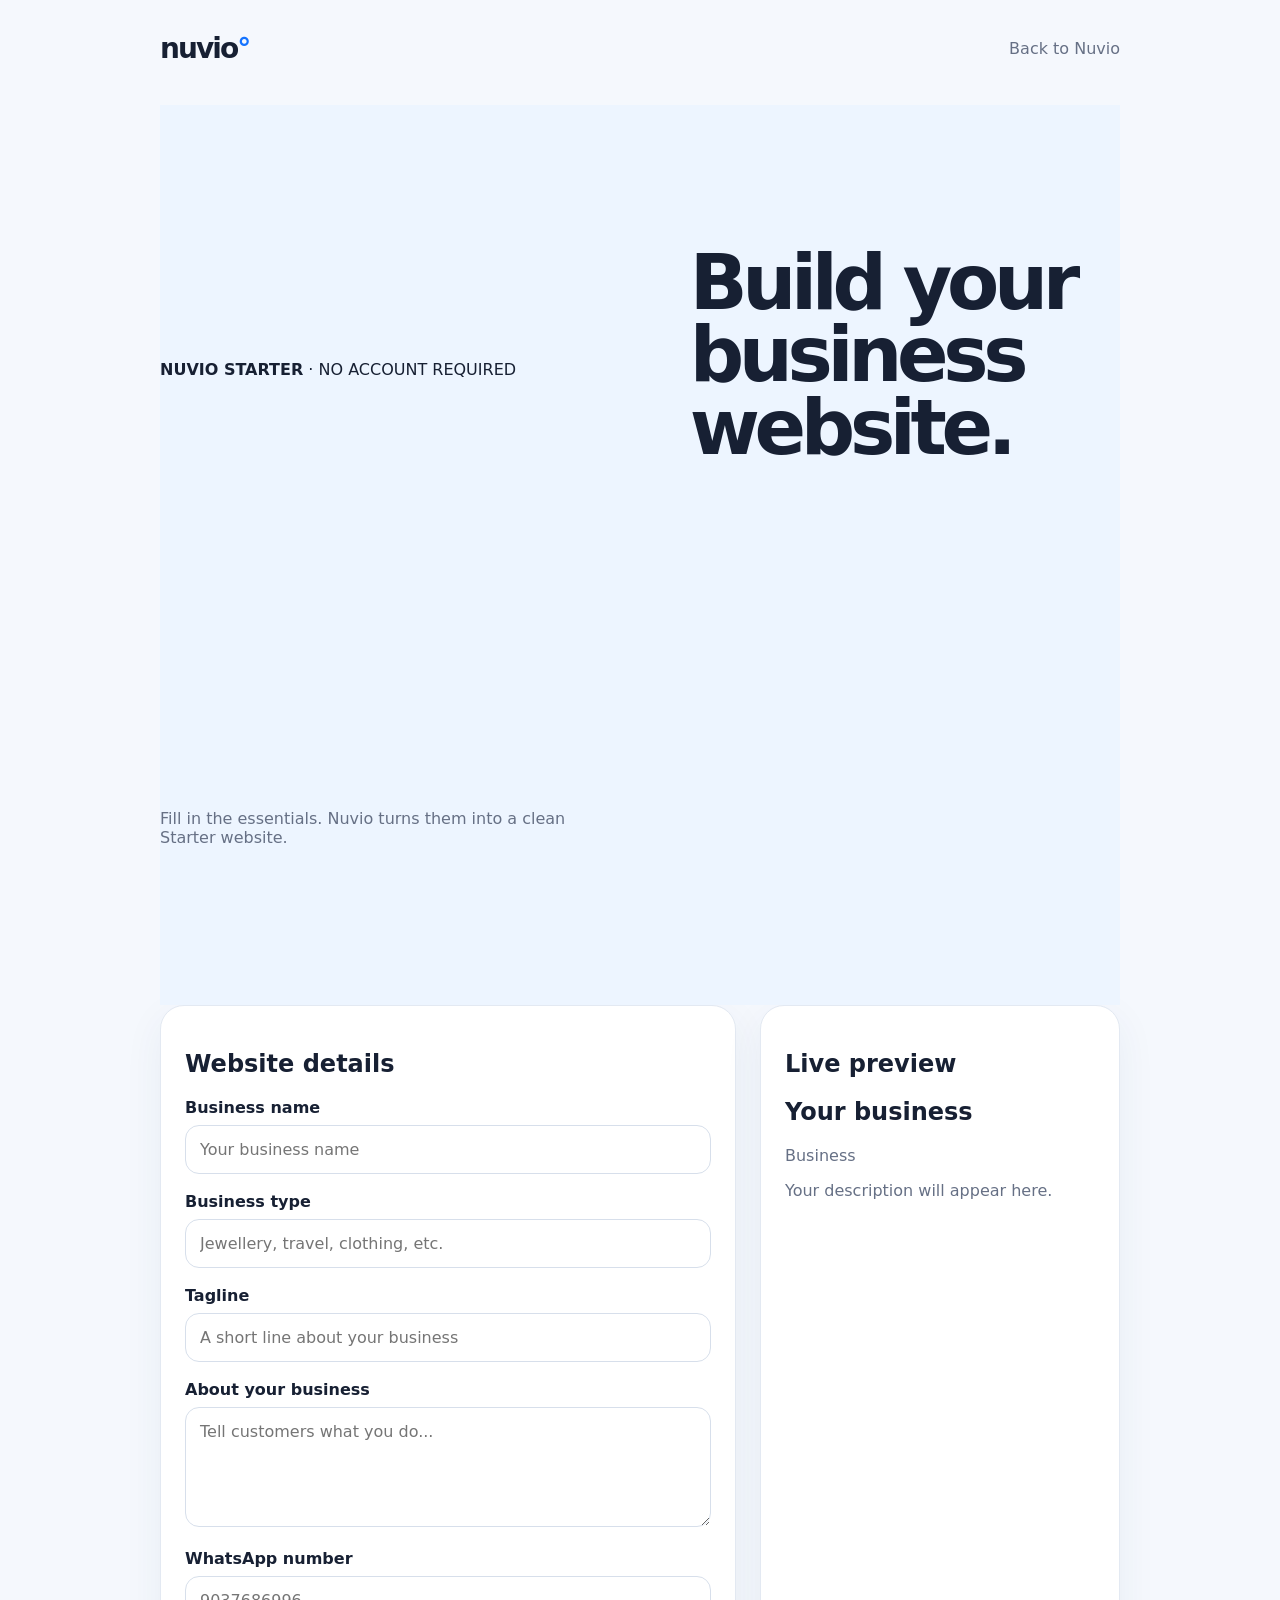
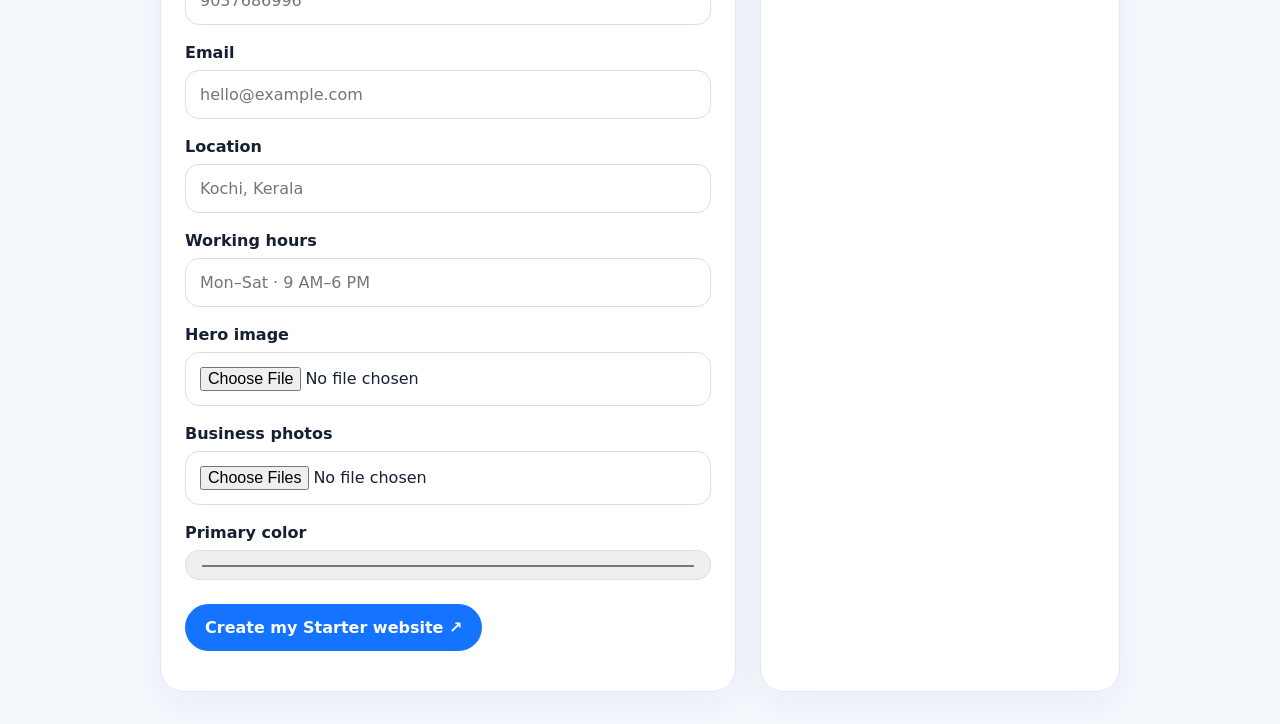
<file: auth.html>
<!doctype html>
<html lang="en">
<head>
<meta charset="utf-8">
<meta name="viewport" content="width=device-width,initial-scale=1">
<title>Nuvio — Starter</title>
<style>body{margin:0;min-height:100vh;display:grid;place-items:center;background:#f7faff;color:#102039;font-family:Inter,system-ui,sans-serif}main{text-align:center;padding:30px}a{color:#146cff;font-weight:800;text-decoration:none}</style>
</head>
<body>
<main><p>Opening Nuvio Starter…</p><p><a href="builder.html">Continue to Starter</a></p></main>
<script>
const params=new URLSearchParams(location.search);
const project=params.get('project');
location.replace(project ? `builder.html?project=${encodeURIComponent(project)}` : 'builder.html');
</script>
</body>
</html>
</file>
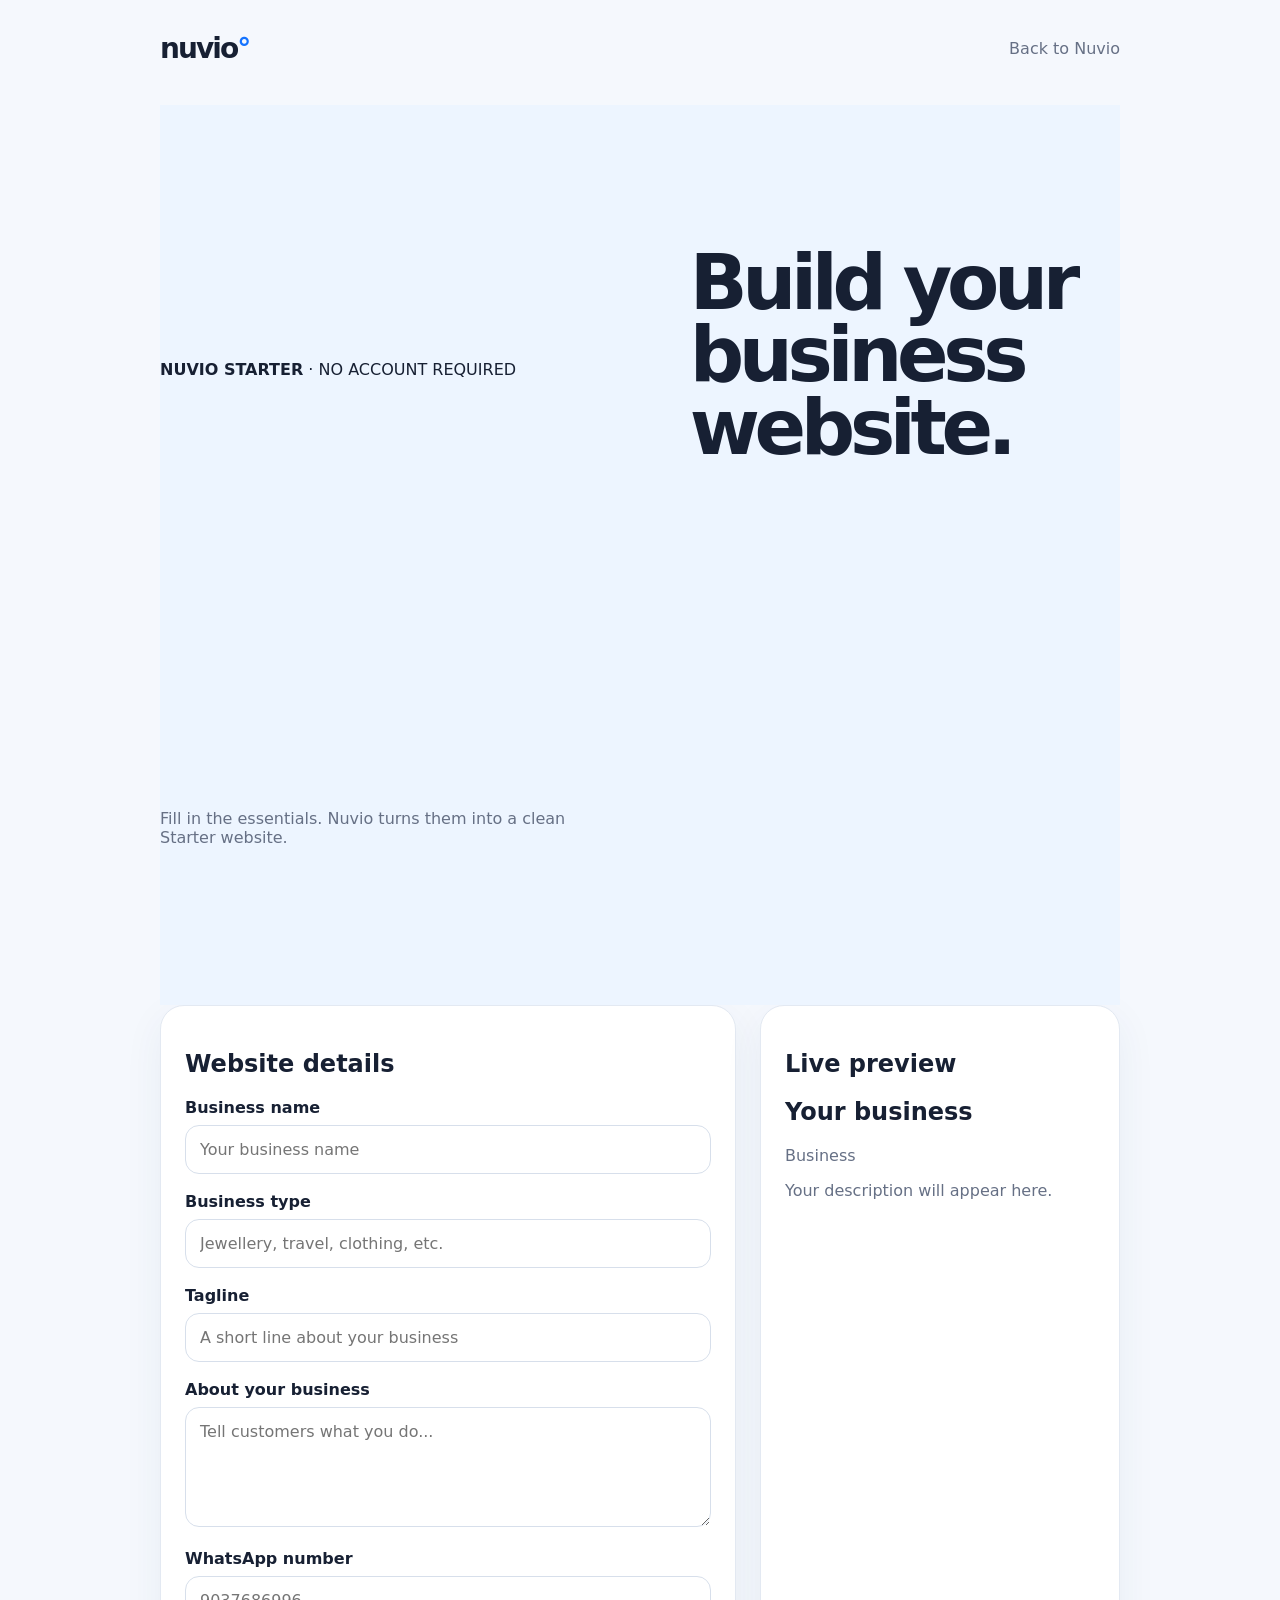
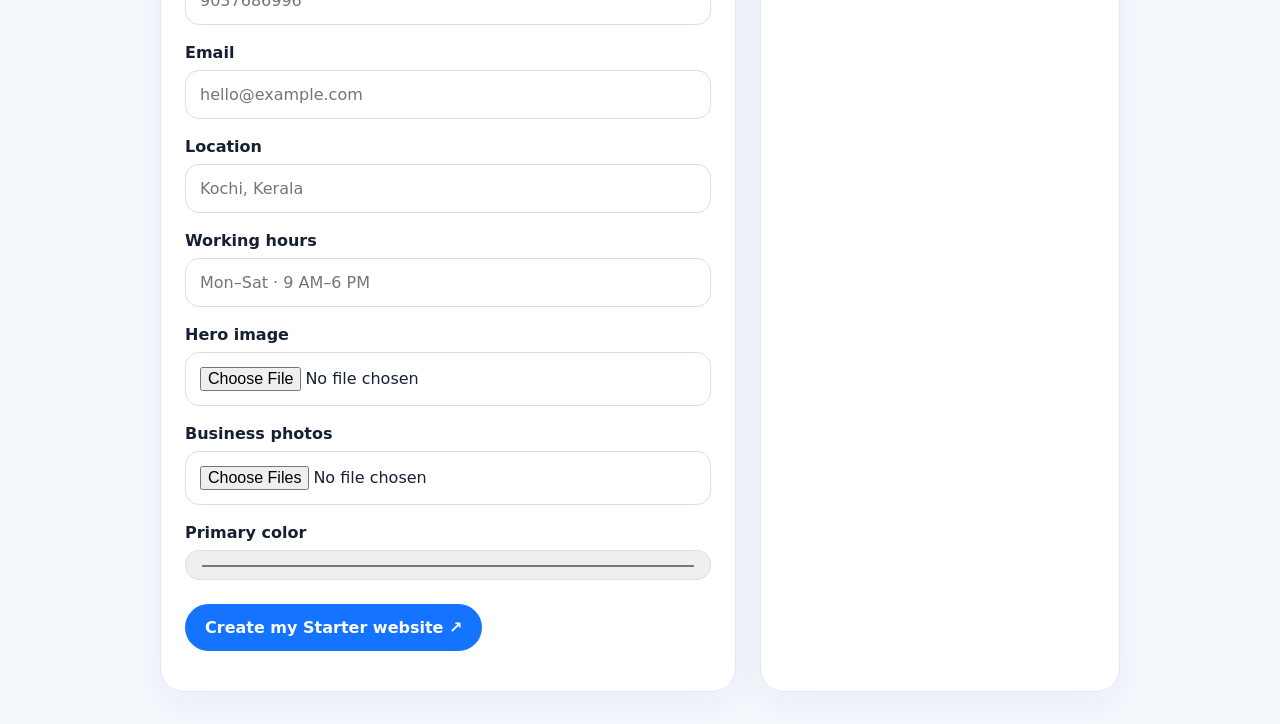
<file: builder.html>
<!doctype html>
<html lang="en">
<head><meta charset="utf-8"><meta name="viewport" content="width=device-width,initial-scale=1"><title>Nuvio Starter Builder</title><link rel="stylesheet" href="styles.css"><style>body{margin:0;background:#f5f8fd;color:#172033;font-family:Inter,system-ui,sans-serif}.wrap{max-width:1000px;margin:auto;padding:32px 20px}.top{display:flex;justify-content:space-between;align-items:center;margin-bottom:40px}.brand{font-size:28px;font-weight:800}.hero{padding:30px 0}.hero h1{font-size:clamp(42px,7vw,76px);line-height:.95;max-width:800px}.builder{display:grid;grid-template-columns:1fr 360px;gap:24px}.panel{background:#fff;border:1px solid #e3e9f2;border-radius:24px;padding:24px;box-shadow:0 12px 40px rgba(30,60,100,.06)}label{display:block;font-weight:700;margin:18px 0 8px}input,textarea,select{width:100%;box-sizing:border-box;padding:14px;border:1px solid #d7dfeb;border-radius:14px;font:inherit}textarea{min-height:120px;resize:vertical}.actions{display:flex;gap:12px;flex-wrap:wrap;margin-top:24px}button,a.btn{border:0;border-radius:999px;padding:14px 20px;font-weight:800;text-decoration:none;cursor:pointer;background:#1473ff;color:#fff}.muted{color:#667085}.success{padding:28px;background:#ecfdf3;border:1px solid #b7ebc9;border-radius:22px}.linkbox{word-break:break-all;padding:14px;background:#fff;border:1px solid #dbe4ef;border-radius:14px;margin:14px 0}.hidden{display:none}@media(max-width:800px){.builder{grid-template-columns:1fr}.wrap{padding:20px 14px}.top{margin-bottom:20px}.hero h1{font-size:48px}}@media(max-width:520px){.panel{padding:18px;border-radius:20px}.hero{padding:10px 0}.hero h1{font-size:40px}}
</style></head>
<body><div class="wrap"><div class="top"><div class="brand">nuvio<span style="color:#1473ff">°</span></div><a href="/" class="muted">Back to Nuvio</a></div><section class="hero"><p><b>NUVIO STARTER</b> · NO ACCOUNT REQUIRED</p><h1>Build your business website.</h1><p class="muted">Fill in the essentials. Nuvio turns them into a clean Starter website.</p></section><div id="success" class="success hidden"><h2>Your website link is ready.</h2><p class="muted">Share this short link. Your project code stays private.</p><div id="shortLink" class="linkbox"></div><div class="actions"><a id="openLink" class="btn" target="_blank" rel="noopener">Open Website ↗</a><button id="copyLink">Copy Website Link</button><a id="waLink" class="btn" target="_blank" rel="noopener">Send to Nuvio ↗</a></div></div><div id="builder" class="builder"><form id="form" class="panel"><h2>Website details</h2><label>Business name</label><input id="businessName" required placeholder="Your business name"><label>Business type</label><input id="businessType" placeholder="Jewellery, travel, clothing, etc."><label>Tagline</label><input id="tagline" placeholder="A short line about your business"><label>About your business</label><textarea id="description" required placeholder="Tell customers what you do..."></textarea><label>WhatsApp number</label><input id="whatsapp" inputmode="tel" placeholder="9037686996"><label>Email</label><input id="email" type="email" placeholder="hello@example.com"><label>Location</label><input id="location" placeholder="Kochi, Kerala"><label>Working hours</label><input id="hours" placeholder="Mon–Sat · 9 AM–6 PM"><label>Hero image</label><input id="heroImage" type="file" accept="image/*"><label>Business photos</label><input id="gallery" type="file" accept="image/*" multiple><label>Primary color</label><input id="primary" type="color" value="#1473ff"><div class="actions"><button type="submit">Create my Starter website ↗</button></div><p id="status" class="muted"></p></form><aside class="panel"><h2>Live preview</h2><div id="live"><h1 id="pvName">Your business</h1><p id="pvType" class="muted">Business</p><p id="pvDesc" class="muted">Your description will appear here.</p></div></aside></div></div>
<script type="module">
import { createClient } from 'https://esm.sh/@supabase/supabase-js@2';
const supabase=createClient('https://nfsksehqhykiixnrzrdd.supabase.co','sb_publishable_YUdcqphJZWWbpFBb-RogcQ_z0XdOteP');
const form=document.getElementById('form'), status=document.getElementById('status');
const $=id=>document.getElementById(id);
function randomId(){const a=new Uint8Array(6);crypto.getRandomValues(a);return [...a].map(x=>'ABCDEFGHIJKLMNOPQRSTUVWXYZ0123456789'[x%36]).join('');}
function token(){const a=new Uint8Array(32);crypto.getRandomValues(a);return [...a].map(x=>x.toString(16).padStart(2,'0')).join('');}
async function hash(v){const b=await crypto.subtle.digest('SHA-256',new TextEncoder().encode(v));return [...new Uint8Array(b)].map(x=>x.toString(16).padStart(2,'0')).join('')}
function upload(file,path){return supabase.storage.from('starter-assets').upload(path,file,{upsert:true}).then(r=>r.data?.path?r.data.path:null)}
async function assetUrl(file,path){if(!file)return '';const p=await upload(file,path);return p?supabase.storage.from('starter-assets').getPublicUrl(p).data.publicUrl:''}
function data(hero,gallery){return {businessType:$('businessType').value.trim(),tagline:$('tagline').value.trim(),description:$('description').value.trim(),whatsapp:$('whatsapp').value.trim(),email:$('email').value.trim(),location:$('location').value.trim(),hours:$('hours').value.trim(),heroImage:hero,gallery,primary:$('primary').value}}
function show(id,link){$('success').classList.remove('hidden');$('builder').classList.add('hidden');$('shortLink').textContent=link;$('openLink').href=link;$('waLink').href='https://wa.me/919037686996?text='+encodeURIComponent('Hi Nuvio, my Starter website is ready.\n\nWebsite: '+link+'\n\nPlease help me with the next step.');}
['businessName','businessType','description'].forEach(id=>$(id).addEventListener('input',()=>{$('pvName').textContent=$('businessName').value||'Your business';$('pvType').textContent=$('businessType').value||'Business';$('pvDesc').textContent=$('description').value||'Your description will appear here.'}));
form.addEventListener('submit',async e=>{e.preventDefault();status.textContent='Creating your website…';const name=$('businessName').value.trim();if(!name||!$('description').value.trim()){status.textContent='Please fill the required fields.';return}try{const id=randomId(), raw=token(), h=await hash(raw);const base='guest/'+id;const hero=await assetUrl($('heroImage').files[0],base+'/hero-'+Date.now());const files=[...$('gallery').files].slice(0,6);const gallery=[];for(let i=0;i<files.length;i++){const u=await assetUrl(files[i],base+'/gallery-'+i+'-'+Date.now());if(u)gallery.push(u)}const payload={business_name:name,slug:name.toLowerCase().replace(/[^a-z0-9]+/g,'-').replace(/^-+|-+$/g,'').slice(0,60)||'business',data:data(hero,gallery)};const {error}=await supabase.rpc('create_guest_starter_project',{p_project_code:id,p_access_token_hash:h,p_business_name:payload.business_name,p_slug:payload.slug,p_data:payload.data});if(error)throw error;const link=location.origin+'/p/'+id;localStorage.setItem('nuvio-active-project',JSON.stringify({id,token:raw,name,link,updatedAt:Date.now()}));show(id,link);status.textContent='';}catch(err){console.error(err);status.textContent='Could not create the website. Please try again.';}});
$('copyLink').onclick=async()=>{await navigator.clipboard.writeText($('shortLink').textContent);$('copyLink').textContent='Copied ✓';setTimeout(()=>$('copyLink').textContent='Copy Website Link',1500)};
</script></body></html>
</file>
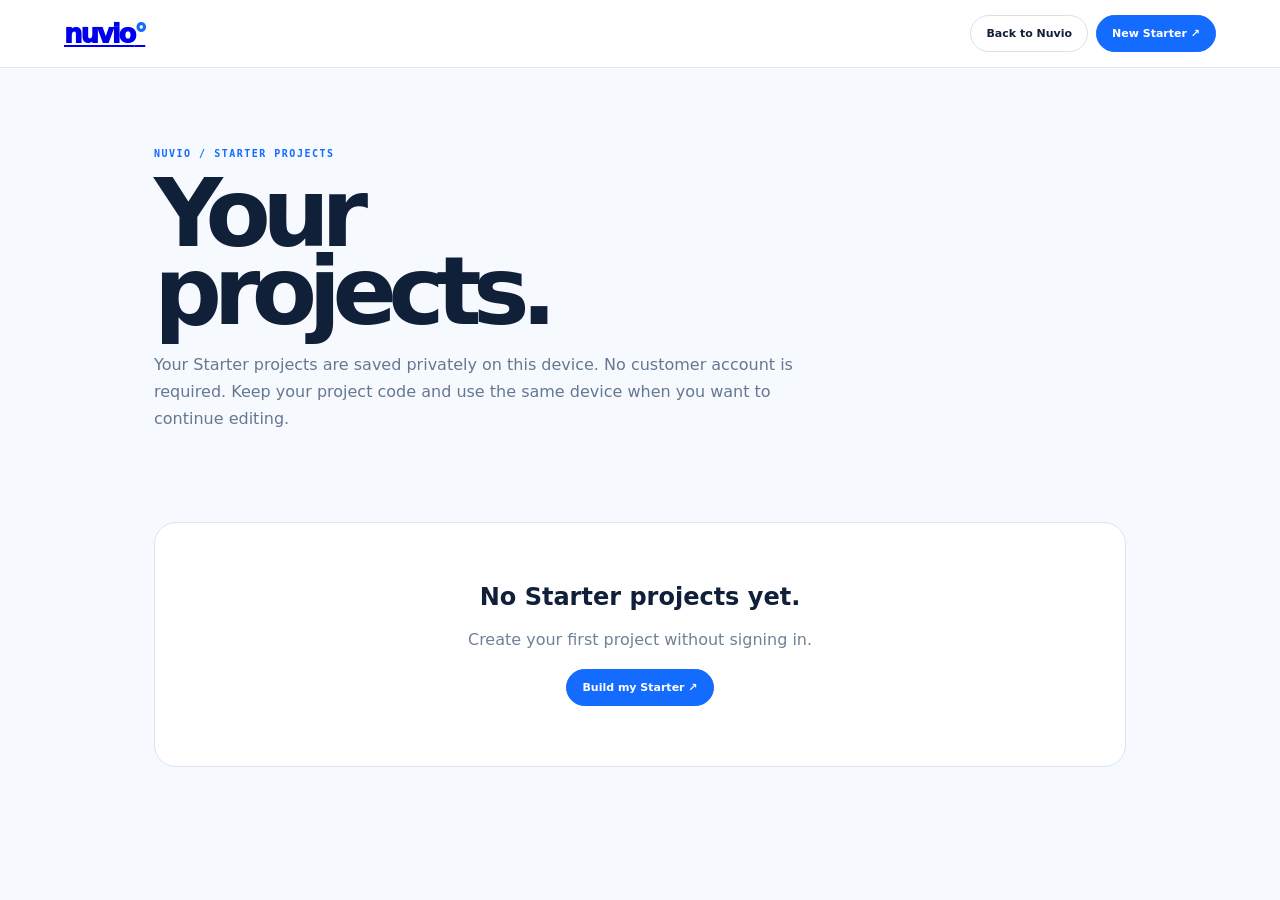
<file: projects.html>
<!doctype html><html lang="en"><head><meta charset="utf-8"><meta name="viewport" content="width=device-width,initial-scale=1"><meta name="theme-color" content="#146cff"><title>Nuvio — My Projects</title><style>*{box-sizing:border-box}body{margin:0;background:#f6f9fd;color:#102039;font-family:Inter,system-ui,sans-serif}.nav{height:68px;position:sticky;top:0;z-index:5;display:flex;align-items:center;justify-content:space-between;padding:0 5vw;background:rgba(255,255,255,.94);backdrop-filter:blur(16px);border-bottom:1px solid #dfe7f0}.brand{font-size:26px;font-weight:950;letter-spacing:-.08em}.brand span{color:#146cff}.actions{display:flex;gap:8px}.btn{display:inline-flex;border:1px solid #d8e1eb;background:#fff;color:#102039;border-radius:999px;padding:11px 15px;font-size:11px;font-weight:900;text-decoration:none}.blue{background:#146cff;border-color:#146cff;color:#fff}.wrap{width:min(1100px,100%);margin:auto;padding:80px 5vw}.eyebrow{font:700 10px ui-monospace,SFMono-Regular,Menlo,monospace;letter-spacing:.15em;color:#146cff}.hero h1{font-size:clamp(54px,8vw,95px);line-height:.82;letter-spacing:-.09em;margin:16px 0 20px}.hero p{max-width:650px;color:#667891;line-height:1.7}.grid{display:grid;grid-template-columns:repeat(3,1fr);gap:14px;margin-top:45px}.card,.empty{background:#fff;border:1px solid #dce5ef;border-radius:22px;padding:22px}.card h2{font-size:25px;letter-spacing:-.05em;margin:35px 0 7px;overflow-wrap:anywhere}.meta{font-size:10px;color:#75869a}.code{font:800 10px ui-monospace,monospace;letter-spacing:.08em;color:#146cff}.card-actions{display:flex;gap:7px;flex-wrap:wrap;margin-top:20px}.card-actions a,.card-actions button{border:0;border-radius:999px;padding:9px 11px;background:#eaf0f7;color:#102039;font-size:10px;font-weight:900;text-decoration:none}.card-actions .primary{background:#146cff;color:#fff}.empty{margin-top:45px;text-align:center;padding:60px 25px}.empty strong{font-size:24px}.empty p{color:#718197;line-height:1.6}@media(max-width:800px){.grid{grid-template-columns:1fr 1fr}}@media(max-width:560px){.nav{padding:0 18px}.actions .btn:first-child{display:none}.wrap{padding:60px 18px}.grid{grid-template-columns:1fr}.hero h1{font-size:55px}}
</style></head><body><header class="nav"><a class="brand" href="index.html">nuvio<span>°</span></a><div class="actions"><a class="btn" href="index.html">Back to Nuvio</a><a class="btn blue" href="builder.html">New Starter ↗</a></div></header><main class="wrap"><section class="hero"><div class="eyebrow">NUVIO / STARTER PROJECTS</div><h1>Your<br>projects.</h1><p>Your Starter projects are saved privately on this device. No customer account is required. Keep your project code and use the same device when you want to continue editing.</p></section><section id="list" class="grid"></section><section id="empty" class="empty" style="display:none"><strong>No Starter projects yet.</strong><p>Create your first project without signing in.</p><a class="btn blue" href="builder.html">Build my Starter ↗</a></section></main><script>const list=document.querySelector('#list'),empty=document.querySelector('#empty');const esc=s=>String(s||'').replace(/[&<>"']/g,c=>({'&':'&amp;','<':'&lt;','>':'&gt;','"':'&quot;',"'":'&#039;'}[c]));function load(){const items=JSON.parse(localStorage.getItem('nuvio-projects')||'[]');if(!items.length){empty.style.display='block';return}list.innerHTML=items.map(p=>`<article class="card"><div class="eyebrow">STARTER</div><h2>${esc(p.name)}</h2><div class="code">${esc(p.projectCode)}</div><p class="meta">Updated ${new Date(p.updatedAt||Date.now()).toLocaleDateString()}</p><div class="card-actions"><a class="primary" href="builder.html?project=${encodeURIComponent(p.projectCode)}">Continue editing ↗</a><button data-copy="${esc(p.projectCode)}">Copy code</button></div></article>`).join('');list.querySelectorAll('[data-copy]').forEach(b=>b.onclick=async()=>{try{await navigator.clipboard.writeText(b.dataset.copy)}catch{}b.textContent='Copied';setTimeout(()=>b.textContent='Copy code',1200)})}load();</script></body></html>
</file>
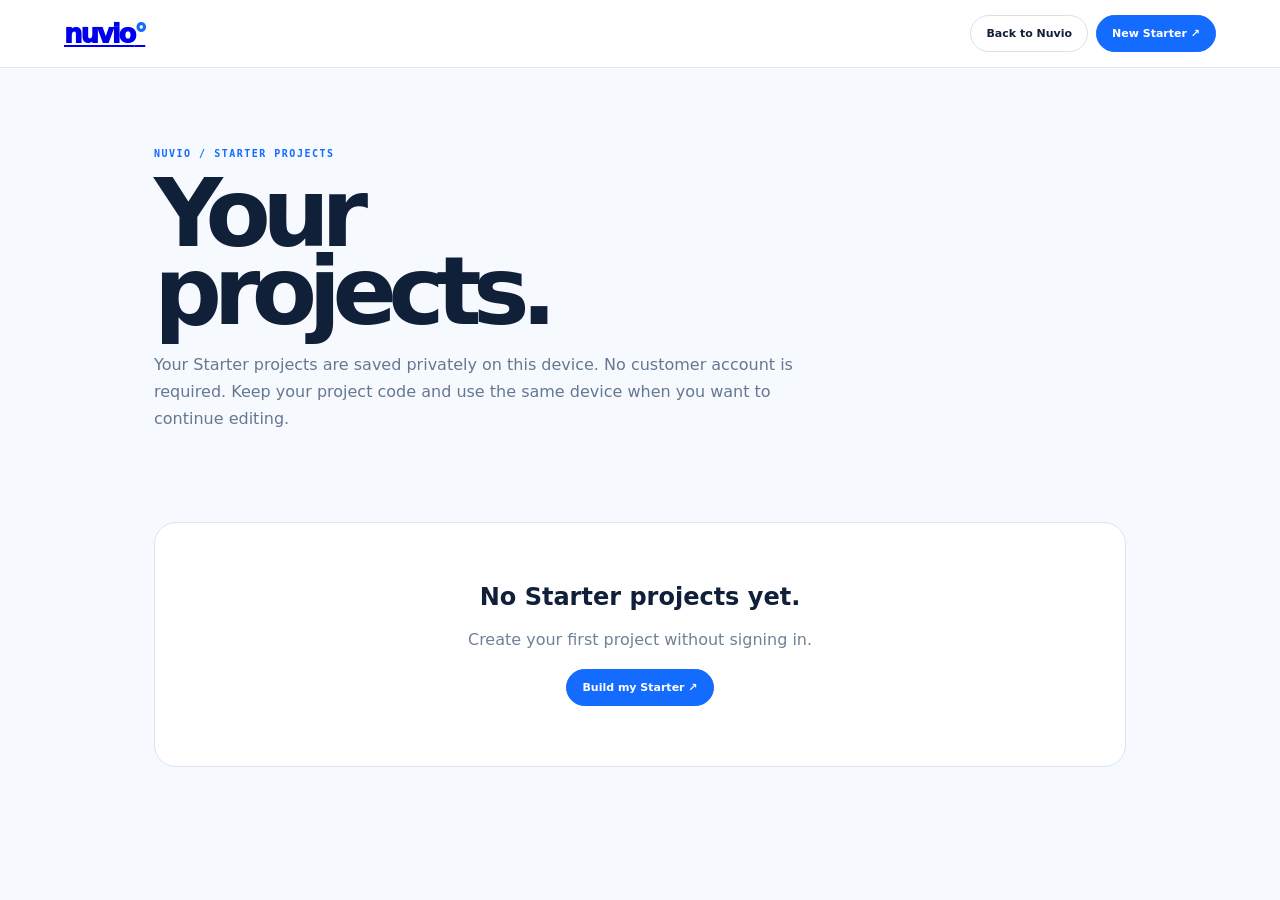
<file: starter-projects.html>
<!doctype html><html lang="en"><head><meta charset="utf-8"><meta name="viewport" content="width=device-width,initial-scale=1"><meta http-equiv="refresh" content="0;url=projects.html"><title>Nuvio — Projects</title></head><body><script>location.replace('projects.html'+location.search+location.hash)</script><p>Opening your projects… <a href="projects.html">Continue</a></p></body></html>
</file>
<file: styles.css>
*{box-sizing:border-box}html{scroll-behavior:smooth}body{margin:0;background:#f6f8fb;color:#0d1b2e;font-family:Manrope,Arial,sans-serif;overflow-x:hidden}button,a{font:inherit}button{cursor:pointer;border:0}a{text-decoration:none;color:inherit}.progress{position:fixed;z-index:100;top:0;left:0;width:100%;height:3px}.progress i{display:block;width:0;height:100%;background:#146cff}.nav{position:fixed;z-index:50;top:0;left:0;right:0;height:78px;padding:0 5vw;display:flex;align-items:center;justify-content:space-between;background:rgba(246,248,251,.84);backdrop-filter:blur(18px);border-bottom:1px solid #dfe6ef}.brand,.footer>a{font-size:27px;font-weight:800;letter-spacing:-.07em}.brand span,.footer>a span{color:#146cff}.nav nav{display:flex;gap:30px;font-size:11px;font-weight:800;text-transform:uppercase;letter-spacing:.06em}.nav nav a{color:#64758c}.nav-actions{display:flex;gap:10px}.ghost,.nav-start,.btn,.plan-btn,.submit{border-radius:999px;padding:13px 20px;font-size:11px;font-weight:800}.ghost{background:transparent;border:1px solid #cdd7e4;color:#203149}.nav-start,.blue{background:#146cff;color:#fff;box-shadow:0 12px 30px rgba(20,108,255,.18)}.nav-start b,.btn span{margin-left:8px}.hero{min-height:900px;padding:150px 5vw 90px;display:grid;grid-template-columns:1fr .95fr;gap:6vw;align-items:center;position:relative;overflow:hidden;background:#edf5ff}.hero-grid,.final-grid{position:absolute;inset:0;background-image:linear-gradient(rgba(20,108,255,.055) 1px,transparent 1px),linear-gradient(90deg,rgba(20,108,255,.055) 1px,transparent 1px);background-size:52px 52px;mask-image:linear-gradient(to bottom,black,transparent)}.hero-glow{position:absolute;width:620px;height:620px;border-radius:50%;right:-170px;top:100px;background:rgba(39,143,255,.15);filter:blur(60px);transition:transform .4s}.hero-copy,.hero-product{position:relative;z-index:2}.eyebrow{font:500 10px 'DM Mono',monospace;letter-spacing:.16em;color:#657892;margin:0 0 18px}.hero h1{font-size:clamp(48px,6vw,88px);line-height:.95;letter-spacing:-.07em;margin:0 0 28px}.hero h1 em,h2 em,.modal h2 em{font-style:normal;color:#146cff}.hero-text{max-width:590px;font-size:18px;line-height:1.65;color:#566a83}.hero-actions,.final-actions{display:flex;gap:12px;flex-wrap:wrap;margin-top:32px}.btn{transition:.25s}.btn:hover,.nav-start:hover{transform:translateY(-2px)}.btn.light{background:#fff;color:#0d1b2e;border:1px solid #d5dfeb}.btn.dark{background:#0d1b2e;color:#fff}.hero-proof{display:flex;gap:26px;margin-top:55px;font:500 10px 'DM Mono',monospace;color:#657892}.hero-proof b{color:#146cff;margin-right:7px}.hero-product{background:#0d1b2e;border-radius:28px;padding:13px;box-shadow:0 35px 90px rgba(23,51,90,.2);transform:rotate(1deg)}.product-top,.product-bottom{display:flex;justify-content:space-between;color:#9eb0c8;font:500 9px 'DM Mono',monospace;padding:8px 10px}.product-top i{color:#5ce1ad;font-style:normal}.product-body{display:flex;background:#f8fbff;border-radius:18px;overflow:hidden;min-height:430px}.product-body aside{width:115px;background:#10243e;color:#8094ad;padding:20px 12px;display:flex;flex-direction:column;gap:22px;font:500 9px 'DM Mono',monospace}.product-body aside strong{font:800 28px Manrope;color:#fff;margin-bottom:12px}.product-body aside .sel{color:#fff}.product-body aside small{margin-top:auto}.preview{flex:1;padding:20px;background:#fff}.preview-nav{display:flex;justify-content:space-between;font-size:9px;font-weight:800;letter-spacing:.08em;color:#71819a;border-bottom:1px solid #e4eaf1;padding-bottom:15px}.preview-main{padding:60px 35px}.preview-main small,.site-preview small{font:500 9px 'DM Mono',monospace;color:#69809e}.preview-main h2{font-size:clamp(40px,4vw,58px);line-height:.9;letter-spacing:-.06em;margin:15px 0}.preview-main p{font-size:11px;color:#71819a}.preview-main button,.site-preview button{border-radius:99px;padding:10px 14px;background:#146cff;color:#fff;font-size:10px;font-weight:800}.preview-foot{border-top:1px solid #e4eaf1;padding-top:14px;display:flex;justify-content:space-between;font:500 9px 'DM Mono',monospace;color:#8291a4}.product-bottom b{color:#5ce1ad}.scroll-note{position:absolute;bottom:35px;left:5vw;font:500 9px 'DM Mono',monospace;color:#71819a}.scroll-note span{margin-left:12px;color:#146cff}.promise,.builder-callout,.plans,.work,.reviews{padding:130px 5vw}.section-intro{max-width:800px}.section-intro h2,.templates h2,.plans h2,.work h2,.reviews h2,.builder-callout h2{font-size:clamp(38px,5vw,70px);line-height:1;letter-spacing:-.06em;margin:0 0 24px}.section-intro>p:last-child,.plans-head>p:last-child,.callout-copy p:not(.eyebrow){max-width:680px;color:#60718a;line-height:1.75}.steps{display:grid;grid-template-columns:repeat(3,1fr);gap:1px;margin-top:80px;background:#d8e1ec;border:1px solid #d8e1ec}.step{background:#f6f8fb;padding:38px;min-height:310px}.step>span{font:500 10px 'DM Mono',monospace;color:#146cff}.step-icon{font-size:45px;color:#146cff;margin:48px 0 28px}.step h3{font-size:23px;margin:0 0 10px}.step p{color:#65758b;line-height:1.6}.templates{padding:130px 5vw;background:#10243e;color:#fff}.templates .eyebrow{color:#8da2bd}.templates-head{display:flex;justify-content:space-between;align-items:end;margin-bottom:55px}.template-rail{display:grid;grid-template-columns:repeat(3,1fr);gap:18px}.template{padding:14px;background:#172f4d;border:1px solid rgba(255,255,255,.08);border-radius:22px;transition:.35s}.template:hover{transform:translateY(-8px);border-color:#4d91ff}.template-screen{height:350px;border-radius:15px;padding:26px;display:flex;flex-direction:column;justify-content:space-between;color:#10213a}.jewellery{background:#e6f0ff}.travel{background:#d9f4ee}.personal{background:#f4e5cf}.template-screen strong{font-size:40px;line-height:.92;letter-spacing:-.05em}.template-screen span,.template-screen small{font:500 9px 'DM Mono',monospace}.template>div:last-child{display:flex;justify-content:space-between;padding:18px 6px 6px;font-size:12px}.template>div:last-child span{color:#8fa2bb}.builder-callout{display:grid;grid-template-columns:1.1fr .9fr;gap:8vw;align-items:center}.url-card{background:#10243e;color:#fff;border-radius:30px;padding:45px;box-shadow:0 25px 60px rgba(16,33,58,.18)}.url-card small{font:500 9px 'DM Mono';color:#8da2bd}.url-card strong{display:block;font-size:clamp(28px,4vw,55px);letter-spacing:-.06em;margin:30px 0 20px;overflow-wrap:anywhere}.url-card strong span{color:#5d9bff}.url-card p{color:#9eb0c8;line-height:1.6}.url-line{display:flex;gap:5px;margin-top:45px}.url-line i{height:4px;flex:1;background:#315172;border-radius:10px}.url-line i:first-child{background:#146cff}.plans{background:#f0f5fb}.plans-head{margin-bottom:60px}.plan-grid{display:grid;grid-template-columns:repeat(3,1fr);gap:18px}.plan{position:relative;background:#fff;border:1px solid #dce4ee;border-radius:25px;padding:34px;min-height:530px;display:flex;flex-direction:column}.plan.featured{border:2px solid #146cff;box-shadow:0 20px 55px rgba(20,108,255,.12)}.plan.premium{background:#10243e;color:#fff;border-color:#10243e}.plan label{position:absolute;top:22px;right:22px;font:500 8px 'DM Mono';color:#146cff}.plan small{font:500 9px 'DM Mono';color:#6f819a}.plan h3{font-size:38px;letter-spacing:-.05em;margin:55px 0 8px}.plan>b{font-size:17px}.plan p{color:#6b7d95;line-height:1.6;min-height:75px}.premium p,.premium li{color:#9eb0c8}.plan ul{list-style:none;padding:0;margin:20px 0 30px}.plan li{padding:9px 0;border-bottom:1px solid #e6ebf1;font-size:12px}.premium li{border-color:#29415d}.plan-btn{margin-top:auto;background:#eaf1fa;color:#10213e}.featured .plan-btn,.premium .plan-btn{background:#146cff;color:#fff}.work{background:#fff}.work-head{margin-bottom:55px}.work-grid{display:grid;grid-template-columns:1fr 1fr;gap:20px}.work-card{border:1px solid #dce4ee;border-radius:25px;overflow:hidden;transition:.3s}.work-card:hover{transform:translateY(-5px);box-shadow:0 22px 50px rgba(21,43,70,.1)}.work-window{height:390px;padding:35px;display:flex;flex-direction:column;justify-content:space-between}.work-window.navion{background:#cfe3ff}.work-window.hunder{background:#dceee8}.work-window strong{font-size:clamp(36px,4vw,65px);line-height:.9;letter-spacing:-.06em}.work-window small,.work-window span{font:500 9px 'DM Mono';color:#526780}.work-card footer{display:flex;justify-content:space-between;padding:22px;font-size:12px}.work-card footer span{color:#71819a}.reviews{background:#0d1b2e;color:#fff}.review-title .eyebrow{color:#8da2bd}.review-grid{display:grid;grid-template-columns:1fr 1fr;gap:18px;margin-top:60px}.review{padding:38px;border:1px solid #29415d;border-radius:24px}.review>div{color:#62a0ff;letter-spacing:4px}.review blockquote{font-size:24px;line-height:1.4;letter-spacing:-.025em;margin:35px 0 55px}.review footer{display:flex;flex-direction:column;gap:5px}.review footer span{color:#91a5bd;font-size:12px}.final{min-height:700px;display:flex;align-items:center;padding:120px 5vw;position:relative;overflow:hidden;background:#eaf3ff}.final-copy{position:relative;z-index:2;max-width:850px}.final h2{font-size:clamp(50px,7vw,100px);line-height:.9;letter-spacing:-.07em;margin:0}.final-copy>p:not(.eyebrow){max-width:620px;color:#60718a;line-height:1.7;margin-top:30px}.footer{padding:35px 5vw;display:flex;justify-content:space-between;align-items:center;background:#091523;color:#8092aa;font:500 9px 'DM Mono';letter-spacing:.03em}.footer>a{color:#fff}.modal{position:fixed;inset:0;z-index:200;display:none}.modal.open{display:block}.modal-bg{position:absolute;inset:0;background:rgba(7,17,30,.7);backdrop-filter:blur(10px)}.modal-panel,.builder-panel{position:absolute;right:0;top:0;height:100%;width:min(600px,100%);background:#f7faff;padding:55px;overflow:auto;box-shadow:-20px 0 70px rgba(0,0,0,.2)}.close{position:absolute;right:25px;top:20px;background:transparent;font-size:30px;color:#60718a}.modal h2{font-size:52px;line-height:.9;letter-spacing:-.06em;margin:0 0 35px}.modal form{display:flex;flex-direction:column;gap:18px}.modal label,.builder-form label{font:500 9px 'DM Mono';color:#65758b;display:flex;flex-direction:column;gap:8px}.modal input,.modal select,.builder-form input,.builder-form textarea,.builder-form select{border:1px solid #d7e0eb;background:#fff;border-radius:12px;padding:14px;outline:0;font:600 13px Manrope}.submit{background:#146cff;color:#fff;padding:15px}.modal form small{color:#7a8ca2}.builder-panel{width:min(1100px,100%)}.builder-top{display:flex;justify-content:space-between}.builder-top h2{font-size:42px;margin:0;letter-spacing:-.05em}.builder-layout{display:grid;grid-template-columns:.8fr 1.2fr;gap:40px;margin-top:40px}.builder-progress{display:flex;gap:6px;margin-bottom:30px}.builder-progress i{height:4px;flex:1;background:#dbe3ed}.builder-progress i.on{background:#146cff}.builder-step{display:none}.builder-step.active{display:block}.builder-step>span{font:500 9px 'DM Mono';color:#146cff}.builder-step h3{font-size:28px;line-height:1.05;letter-spacing:-.04em}.builder-step label{margin-top:16px}.builder-step textarea{min-height:90px;resize:vertical}.next,.back,.publish{border-radius:999px;padding:13px 18px;font-weight:800;font-size:11px;margin-top:22px}.next,.publish{background:#146cff;color:#fff}.back{background:#e6edf6;color:#10213a;margin-right:8px}.row{display:flex}.theme-picker{display:grid;gap:10px}.theme-picker input{display:none}.swatch{display:block;padding:20px;border-radius:14px;border:2px solid transparent;font:800 12px Manrope}.theme-picker input:checked+.swatch{border-color:#146cff}.blue-swatch{background:#dceaff}.warm-swatch{background:#f5e4cc}.dark-swatch{background:#172b45;color:#fff}.builder-preview{background:#10213e;border-radius:22px;padding:15px;align-self:start;position:sticky;top:0}.preview-browser{background:#fff;border-radius:15px;overflow:hidden}.browser-bar{height:34px;background:#eef2f7;display:flex;align-items:center;gap:5px;padding:0 12px}.browser-bar i{width:6px;height:6px;border-radius:50%;background:#aab6c6}.browser-bar span{font:500 8px 'DM Mono';color:#71819a;margin-left:8px}.site-preview{height:430px;padding:35px;display:flex;flex-direction:column;justify-content:space-between}.blue-theme{background:#e2efff}.warm-theme{background:#f4e5d2}.dark-theme{background:#162a44;color:#fff}.site-preview h3{font-size:65px;line-height:.85;letter-spacing:-.07em;margin:15px 0;overflow-wrap:anywhere}.site-preview p{font-size:11px;color:#61738a}.site-preview button{width:max-content}.site-preview footer{font:500 8px 'DM Mono';color:#71819a}.preview-note{padding:18px 5px 5px;display:flex;flex-direction:column;gap:5px}.preview-note b{font-size:12px;color:#fff}.preview-note span{font-size:10px;line-height:1.5;color:#91a5bd}.reveal{opacity:0;transform:translateY(30px)}
@media(max-width:900px){.nav nav{display:none}.nav{padding:0 5vw}.hero{grid-template-columns:1fr;padding-top:125px}.hero-product{margin-top:20px}.steps,.plan-grid,.template-rail,.review-grid,.work-grid{grid-template-columns:1fr}.builder-callout{grid-template-columns:1fr}.builder-layout{grid-template-columns:1fr}.builder-preview{position:relative}.templates-head{align-items:start;gap:25px;flex-direction:column}.footer{gap:20px;flex-wrap:wrap}.promise,.templates,.builder-callout,.plans,.work,.reviews{padding:95px 5vw}}
@media(max-width:560px){.nav{height:68px}.nav-actions .ghost{display:none}.nav-start{padding:11px 14px}.hero{min-height:auto;padding:115px 5vw 75px}.hero h1{font-size:48px}.hero-text{font-size:16px}.hero-proof{gap:12px;flex-wrap:wrap}.product-body aside{width:78px}.product-body aside span{display:none}.preview-main{padding:40px 20px}.preview-main h2{font-size:38px}.preview-nav span:last-child{display:none}.modal-panel,.builder-panel{padding:40px 24px}.modal h2{font-size:43px}.builder-top h2{font-size:32px}.site-preview h3{font-size:48px}.final{min-height:560px}.final h2{font-size:54px}.footer{align-items:flex-start;flex-direction:column}}
@media(prefers-reduced-motion:reduce){html{scroll-behavior:auto}.reveal{opacity:1;transform:none}.work-card,.template,.btn{transition:none}}
</file>
